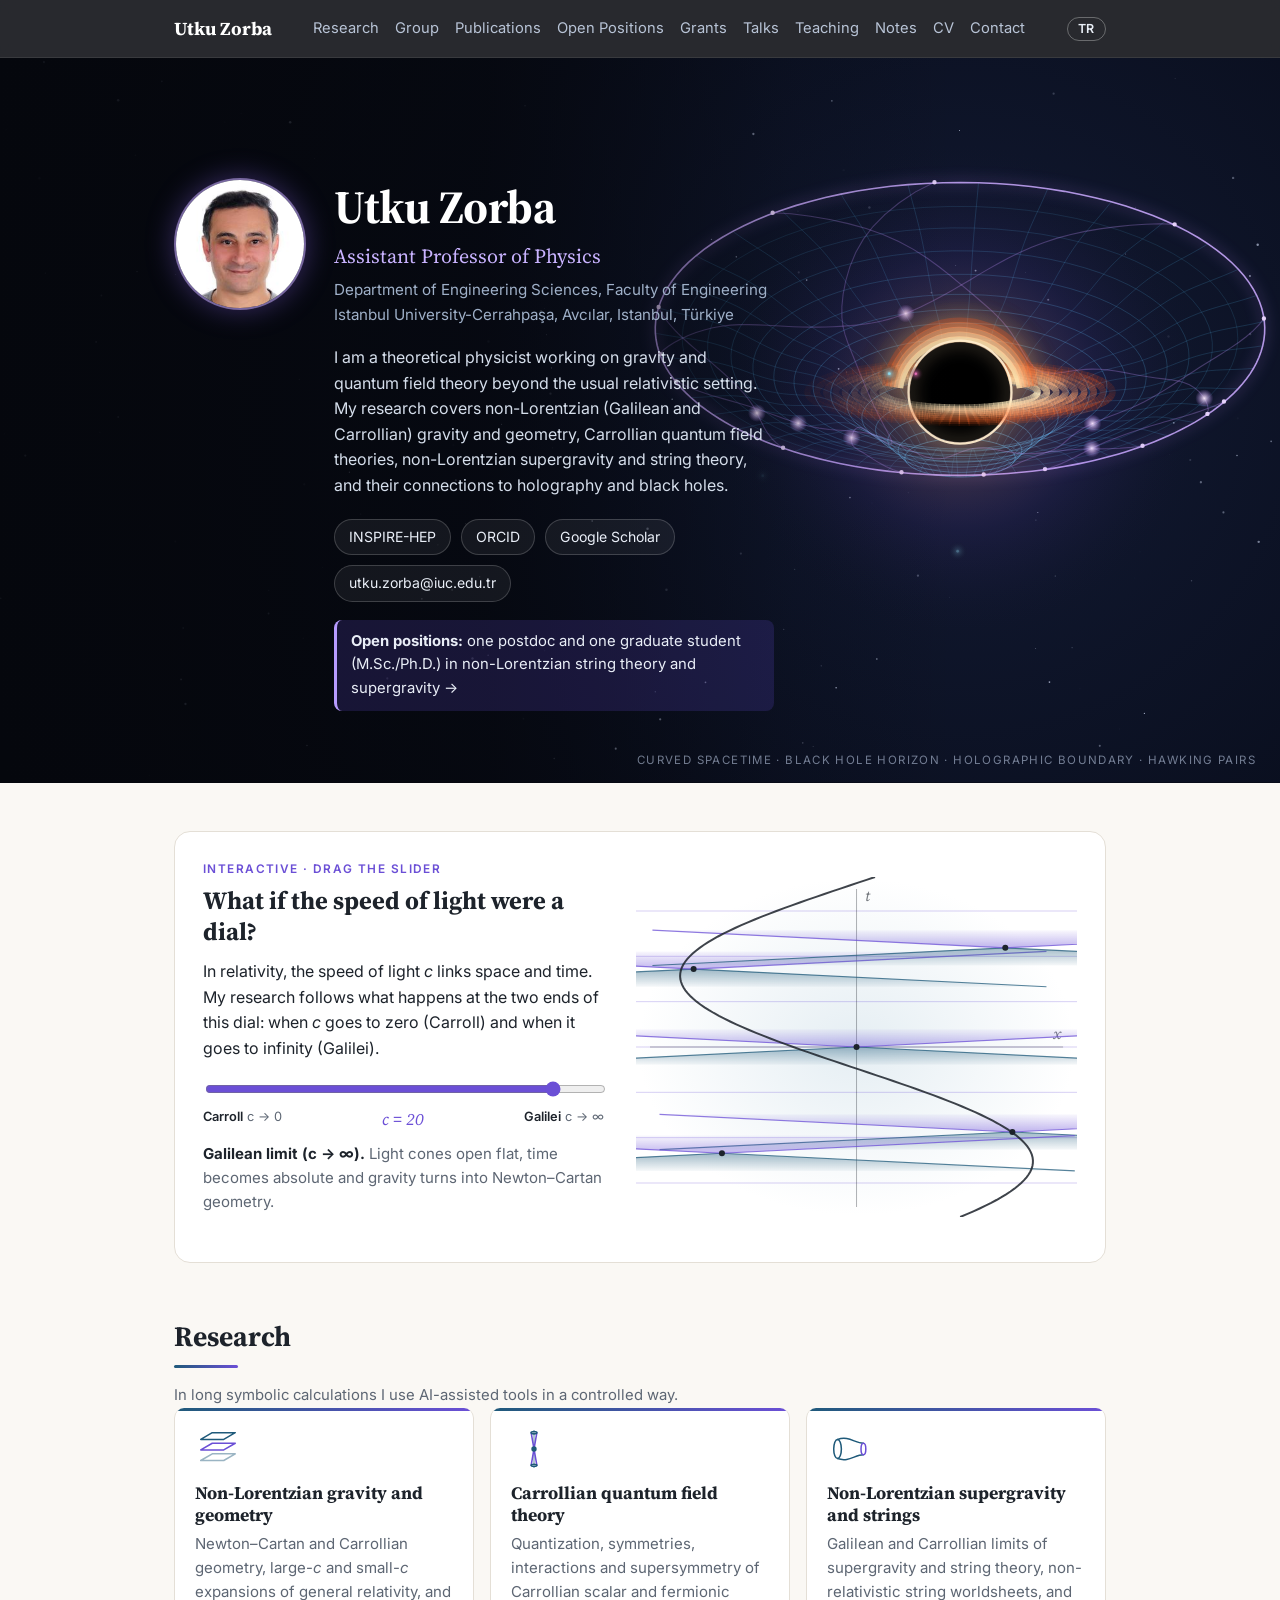
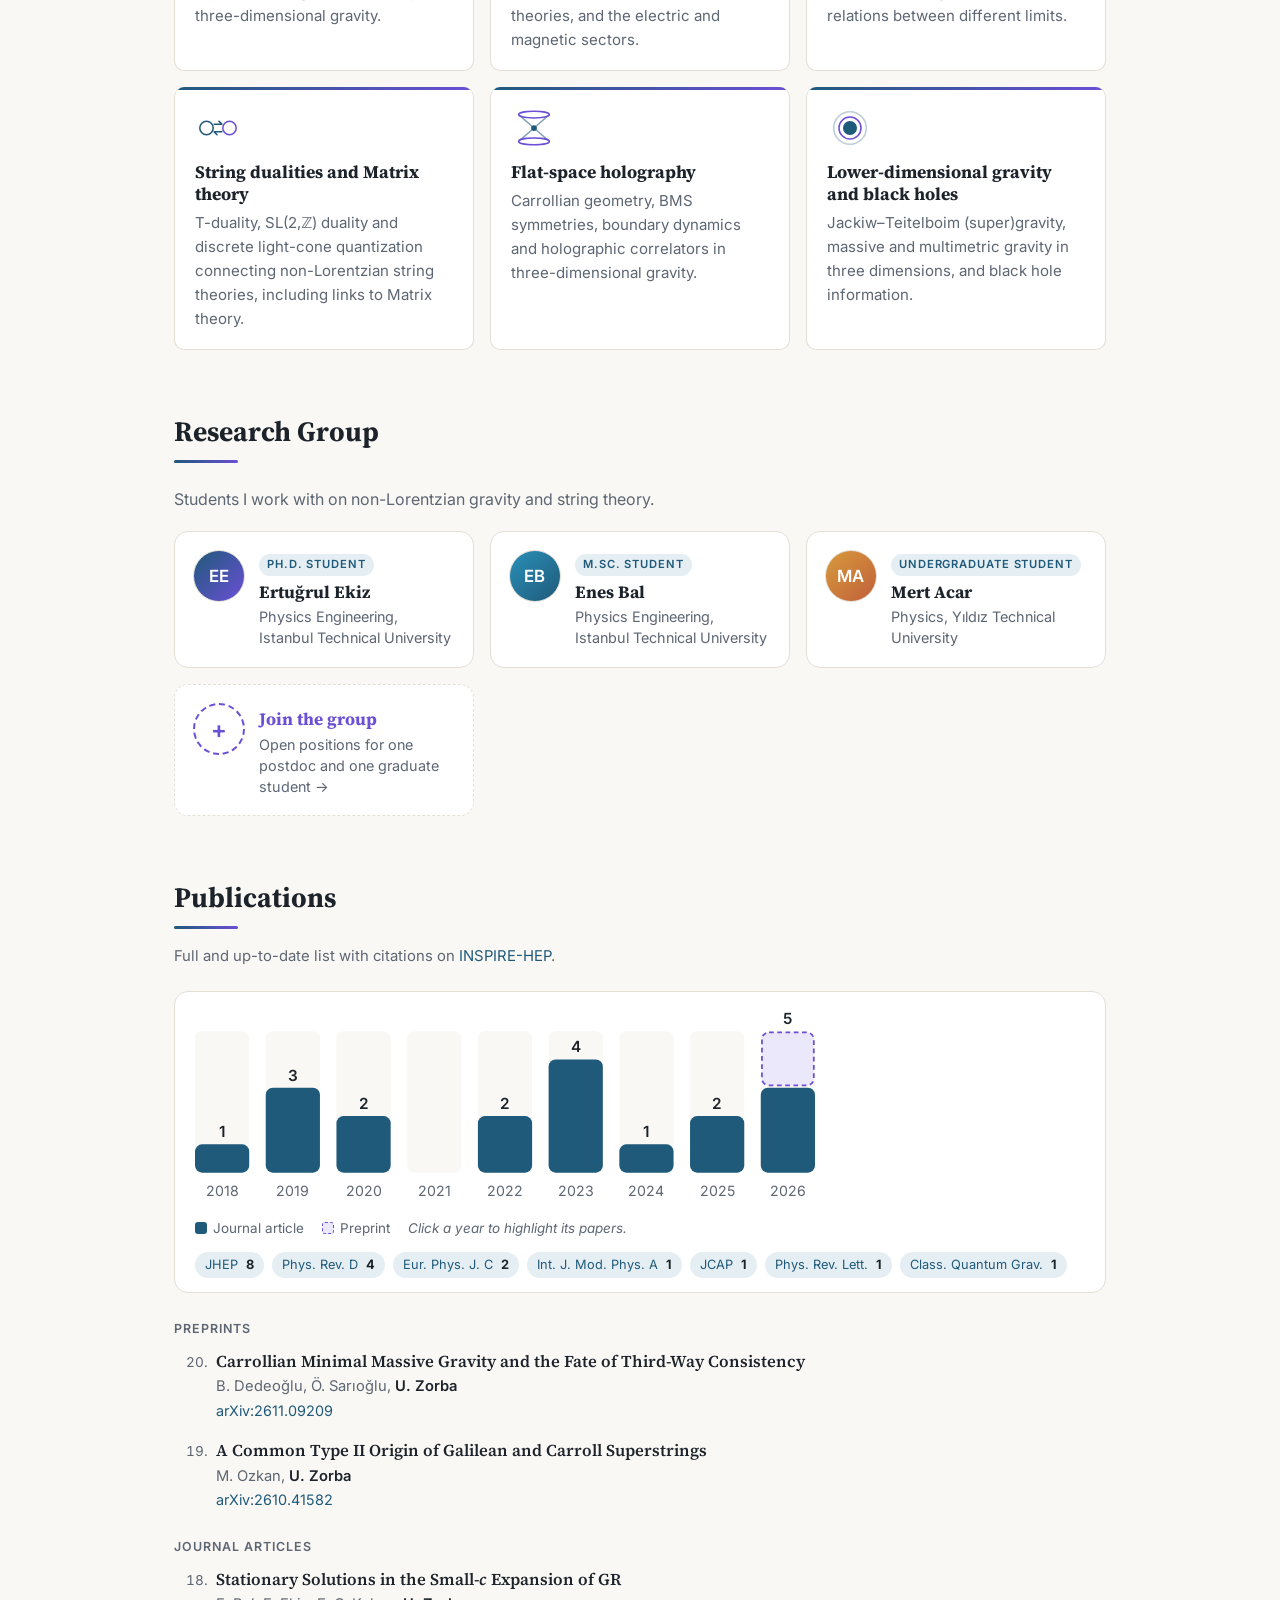
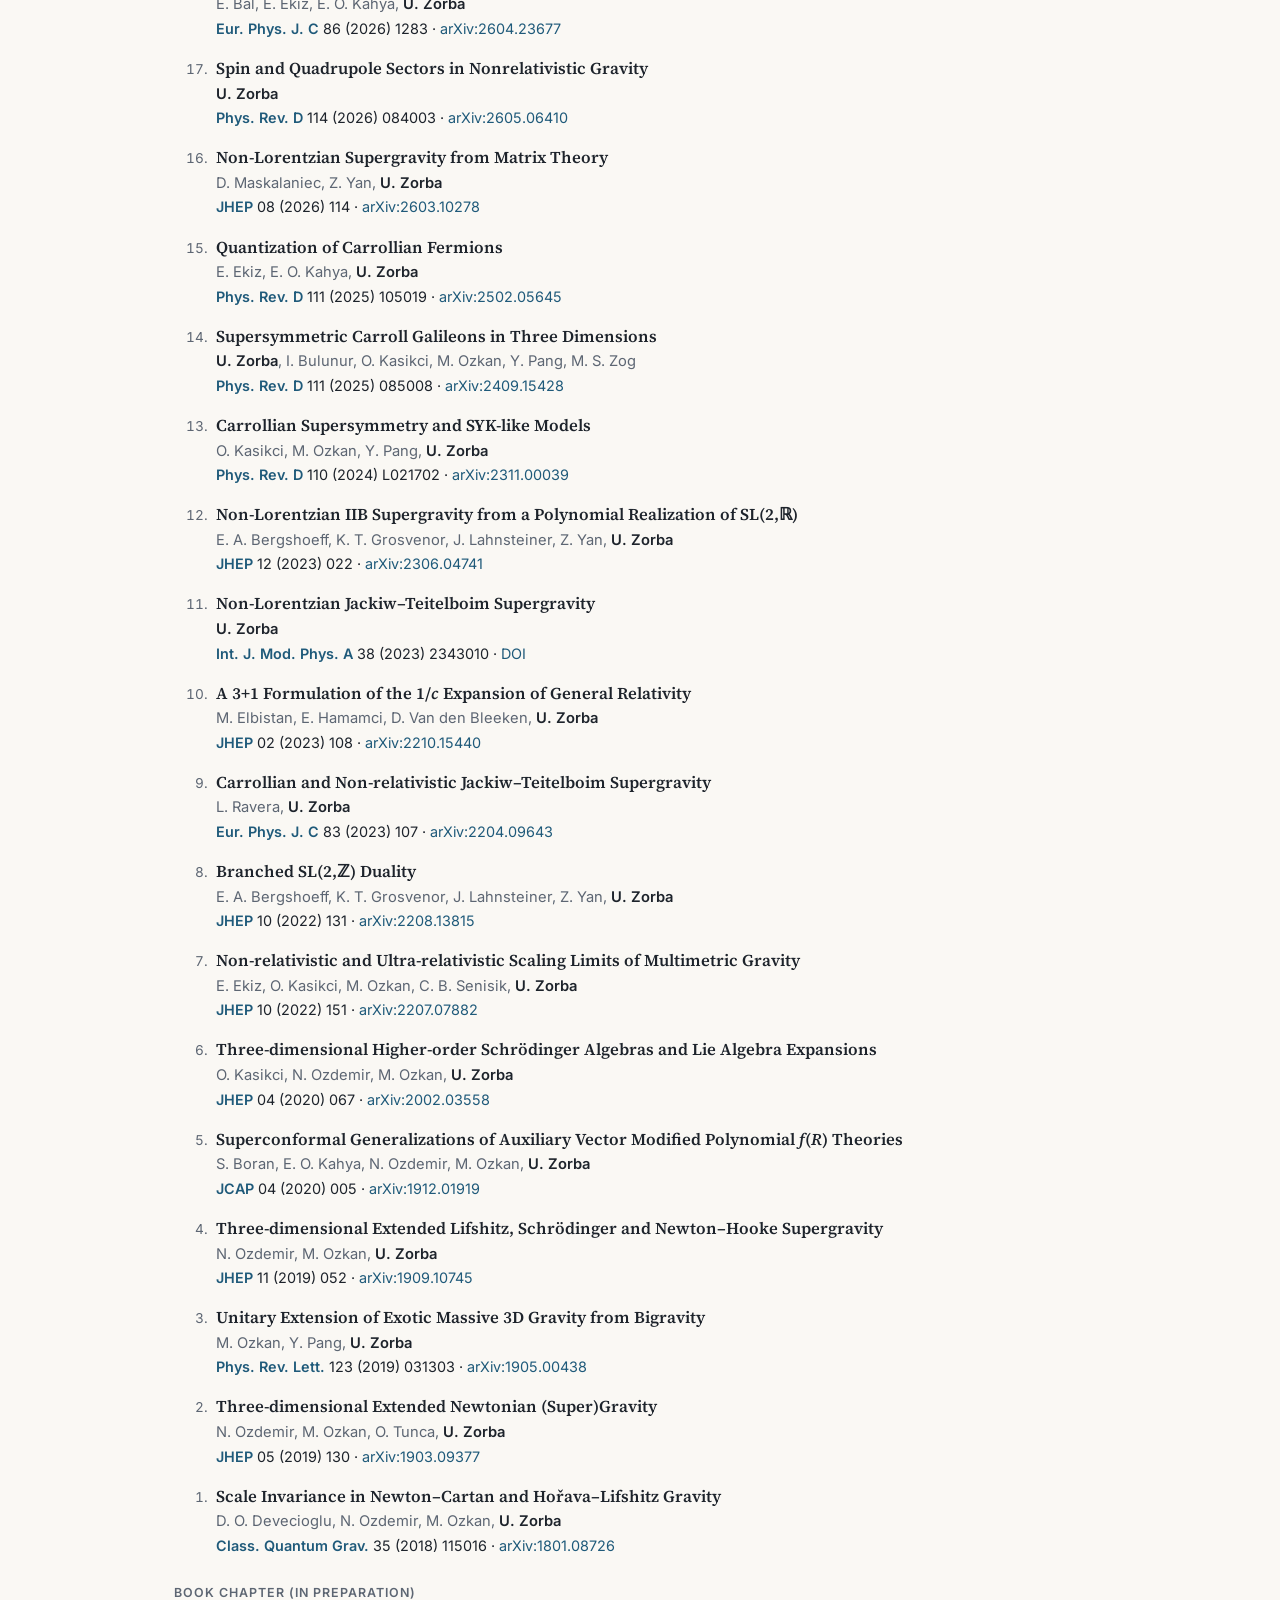
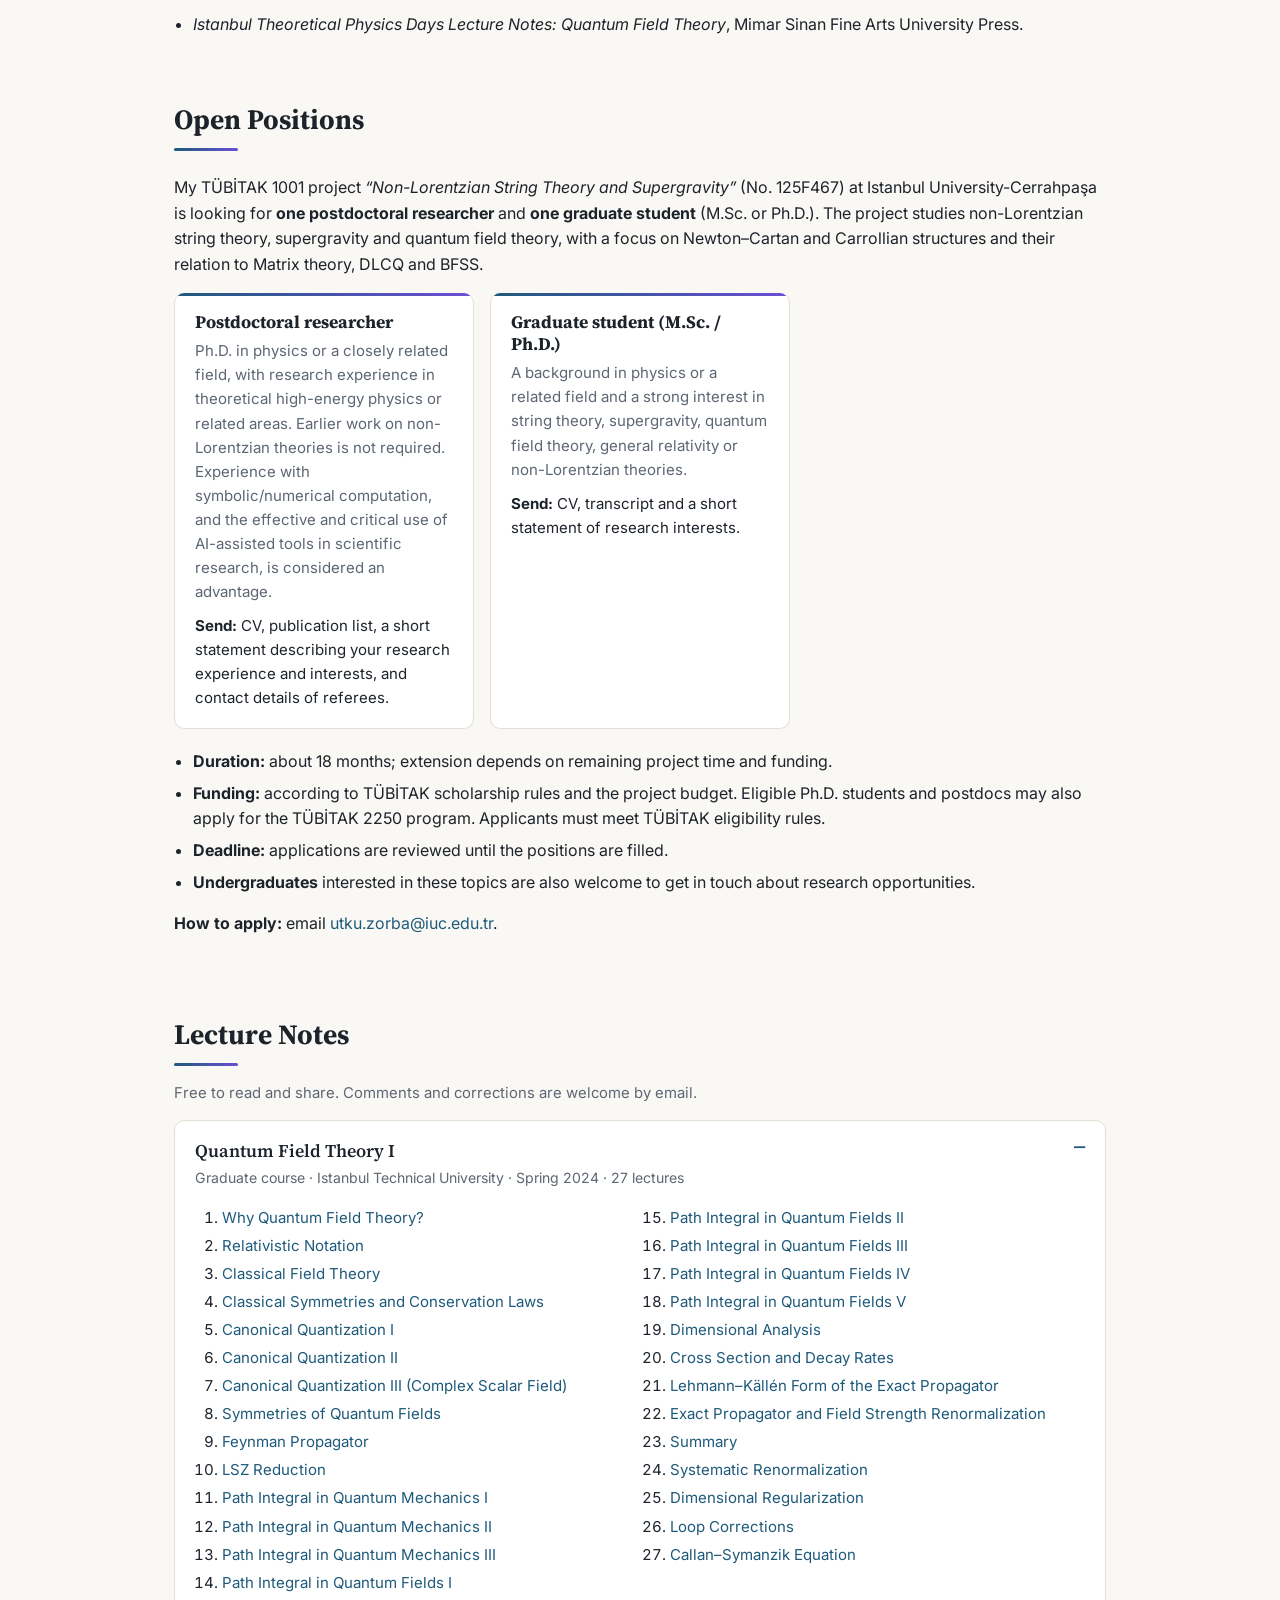
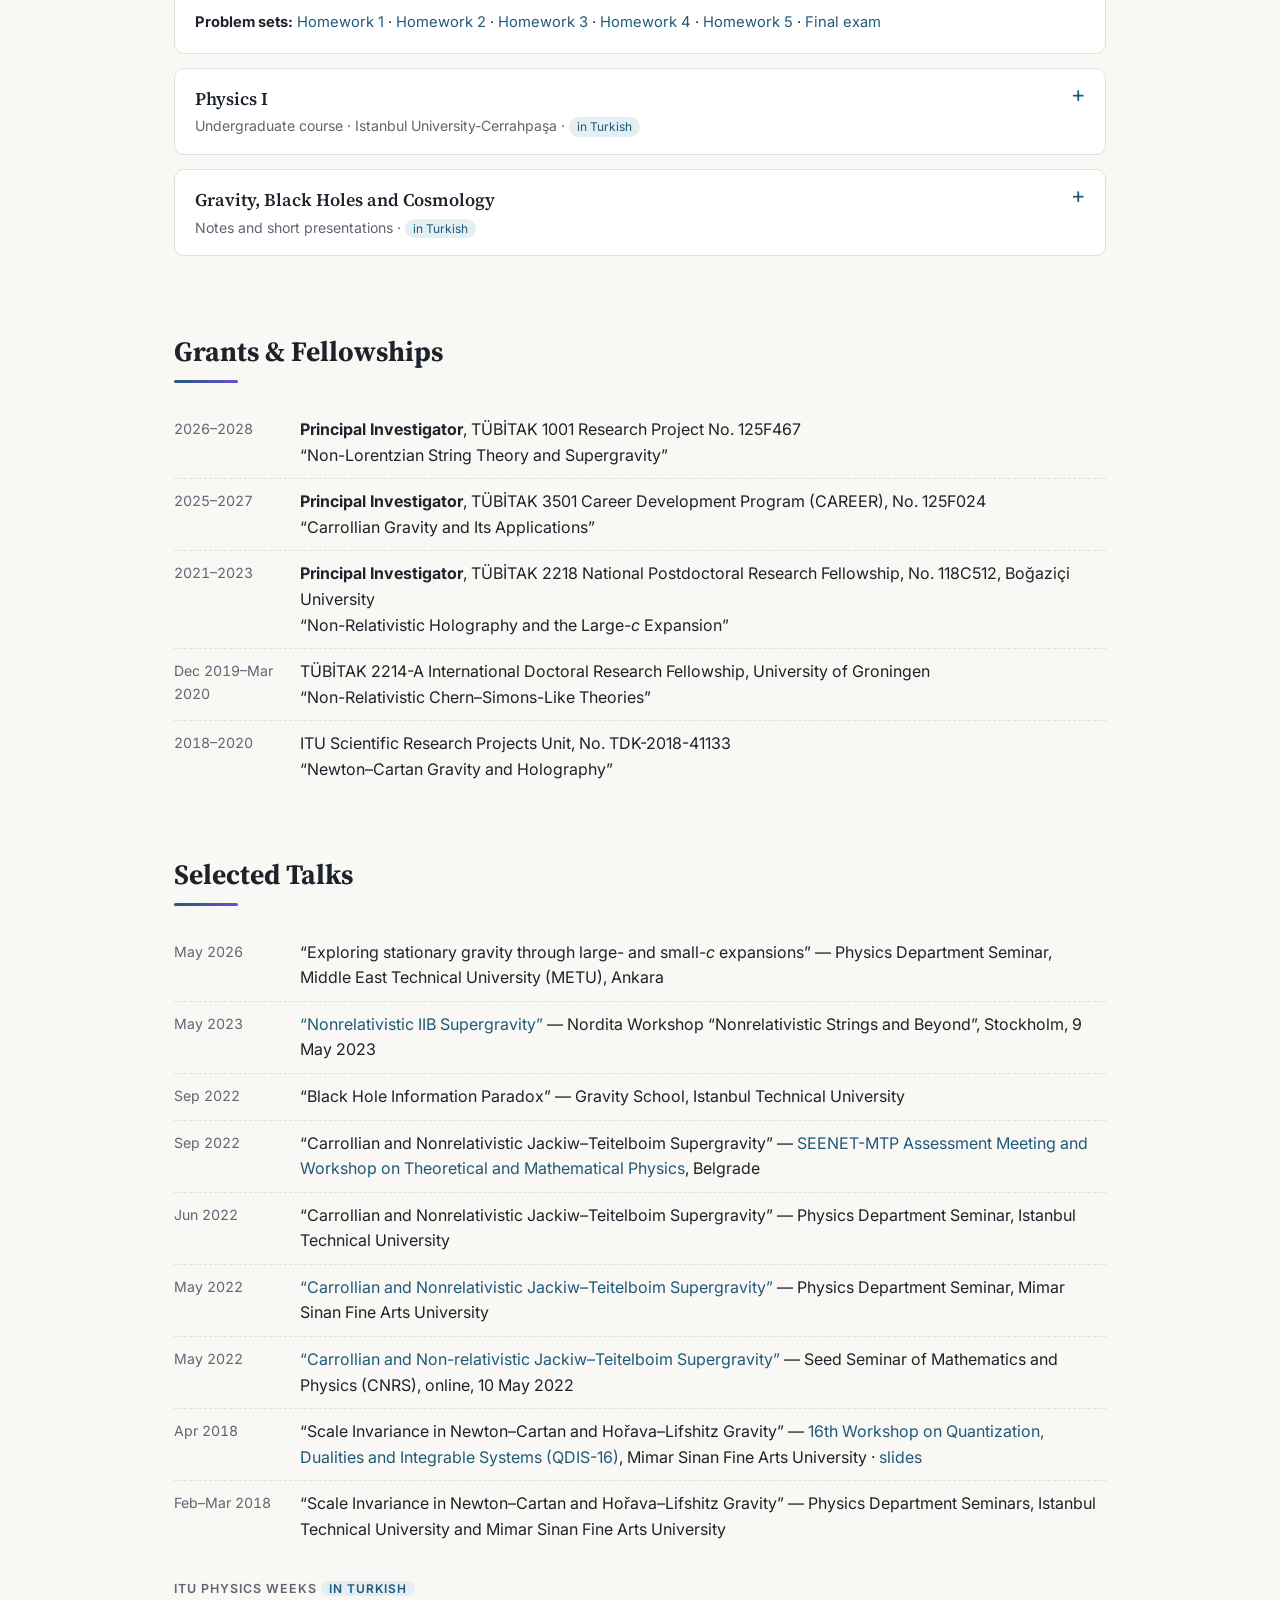
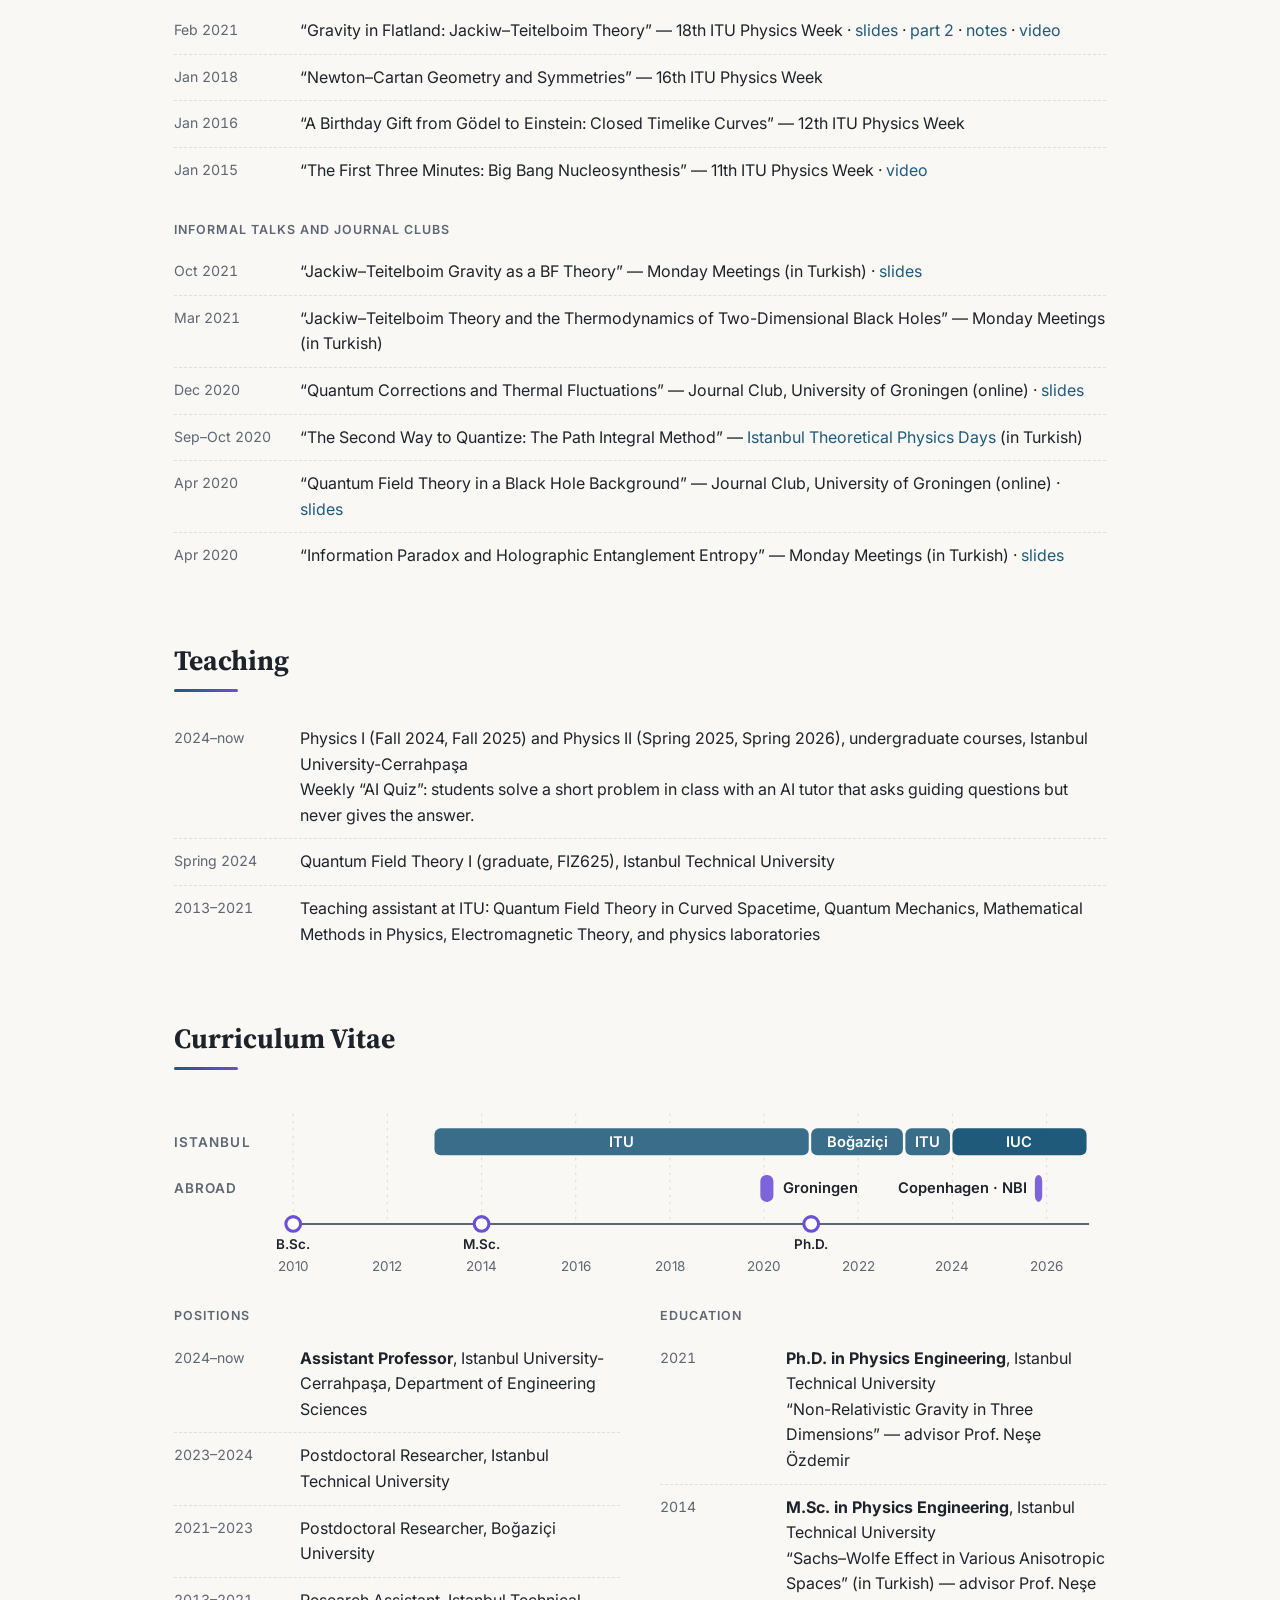
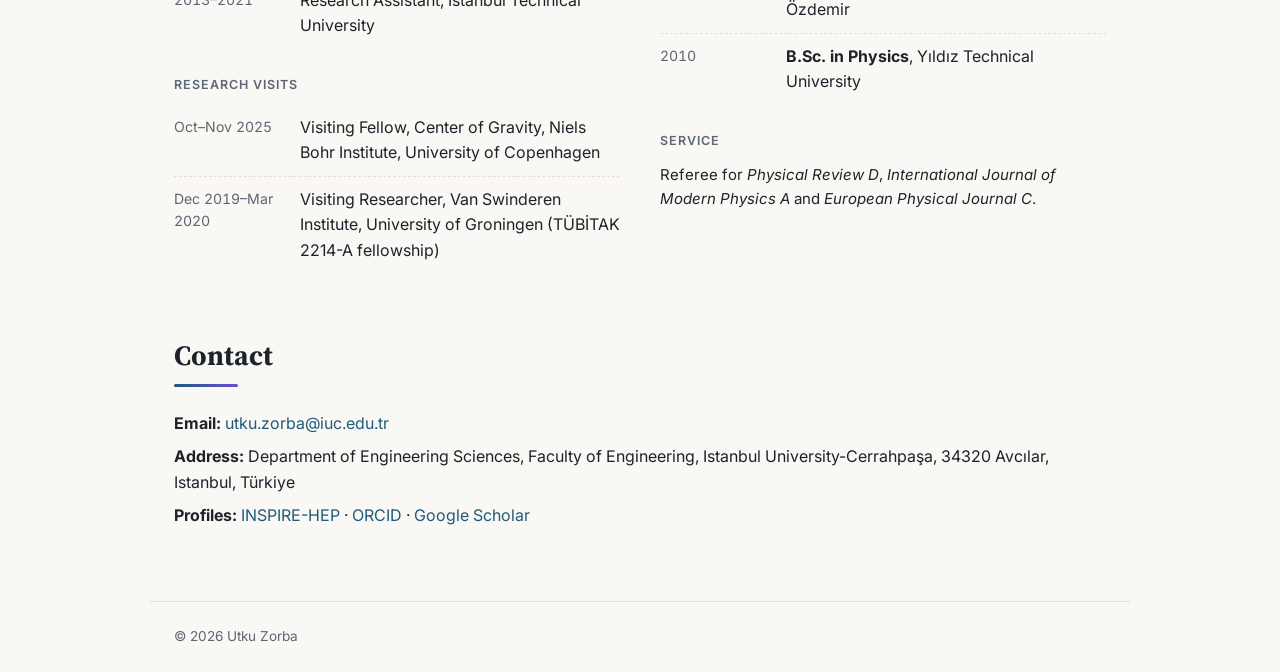
<file: index.html>
<!DOCTYPE html>
<html lang="en">
<head>
<meta charset="utf-8">
<meta name="viewport" content="width=device-width, initial-scale=1">
<title>Utku Zorba — Theoretical Physicist</title>
<meta name="description" content="Utku Zorba, Assistant Professor at Istanbul University-Cerrahpaşa. Research on non-Lorentzian gravity, Carrollian field theories, supergravity and string theory.">
<link rel="icon" href="favicon.svg" type="image/svg+xml">
<link rel="canonical" href="https://utkuzorba.github.io/">
<link rel="alternate" hreflang="en" href="https://utkuzorba.github.io/">
<link rel="alternate" hreflang="tr" href="https://utkuzorba.github.io/tr/">
<meta property="og:type" content="website">
<meta property="og:url" content="https://utkuzorba.github.io/">
<meta property="og:title" content="Utku Zorba — Theoretical Physicist">
<meta property="og:description" content="Assistant Professor at Istanbul University-Cerrahpaşa. Non-Lorentzian gravity, Carrollian field theories, supergravity and string theory.">
<meta property="og:image" content="https://utkuzorba.github.io/og-image.jpg">
<meta property="og:image:width" content="1200">
<meta property="og:image:height" content="630">
<meta property="og:image:alt" content="Utku Zorba — Theoretical Physicist, Istanbul University-Cerrahpaşa">
<meta name="twitter:card" content="summary_large_image">
<meta name="twitter:image" content="https://utkuzorba.github.io/og-image.jpg">
<link rel="preconnect" href="https://fonts.googleapis.com">
<link rel="preconnect" href="https://fonts.gstatic.com" crossorigin>
<link href="https://fonts.googleapis.com/css2?family=Source+Serif+4:opsz,wght@8..60,400;8..60,600;8..60,700&family=Inter:wght@400;500;600&display=swap" rel="stylesheet">
<link rel="stylesheet" href="style.css">
</head>
<body>

<header class="topbar">
  <nav class="nav">
    <a class="brand" href="#top">Utku Zorba</a>
    <div class="links">
      <a href="#research">Research</a>
      <a href="#publications">Publications</a>
      <a href="#positions">Open Positions</a>
      <a href="#grants">Grants</a>
      <a href="#talks">Talks</a>
      <a href="#teaching">Teaching</a>
      <a href="#notes">Notes</a>
      <a href="#cv">CV</a>
      <a href="#contact">Contact</a>
    </div>
    <a class="lang" href="tr/" hreflang="tr" lang="tr">TR</a>
  </nav>
</header>

<section class="band" id="top" aria-label="Introduction">
  <canvas id="spacetime" aria-hidden="true"></canvas>
  <div class="band-shade" aria-hidden="true"></div>
  <div class="band-inner">
      <div class="hero">
      <div class="avatar"><img src="photo.svg" alt="Utku Zorba"></div>
      <div class="hero-text">
        <h1>Utku Zorba</h1>
        <p class="role">Assistant Professor of Physics</p>
        <p class="affil">Department of Engineering Sciences, Faculty of Engineering<br>Istanbul University-Cerrahpaşa, Avcılar, Istanbul, Türkiye</p>
        <p class="bio">I am a theoretical physicist working on gravity and quantum field theory beyond the usual relativistic setting. My research covers non-Lorentzian (Galilean and Carrollian) gravity and geometry, Carrollian quantum field theories, non-Lorentzian supergravity and string theory, and their connections to holography and black holes.</p>
        <div class="chips">
          <a class="chip" href="https://inspirehep.net/authors/1671467">INSPIRE-HEP</a>
          <a class="chip" href="https://orcid.org/0000-0003-4645-5417">ORCID</a>
          <a class="chip" href="https://scholar.google.com/citations?user=wv93rEEAAAAJ&amp;hl=en">Google Scholar</a>
          <a class="chip" href="mailto:utku.zorba@iuc.edu.tr">utku.zorba@iuc.edu.tr</a>
        </div>
        <a class="banner" href="#positions"><b>Open positions:</b> one postdoc and one graduate student (M.Sc./Ph.D.) in non-Lorentzian string theory and supergravity →</a>
      </div>
      </div>

  </div>
  <p class="band-caption" aria-hidden="true">curved spacetime · black hole horizon · holographic boundary · Hawking pairs</p>
</section>

<main>


  <section id="research">
    <h2>Research</h2>
    <p class="note">In long symbolic calculations I use AI-assisted tools in a controlled way.</p>
    <div class="cards">
      <article class="card">
        <h3>Non-Lorentzian gravity and geometry</h3>
        <p>Newton–Cartan and Carrollian geometry, large-<i>c</i> and small-<i>c</i> expansions of general relativity, and three-dimensional gravity.</p>
      </article>
      <article class="card">
        <h3>Carrollian quantum field theory</h3>
        <p>Quantization, symmetries, interactions and supersymmetry of Carrollian scalar and fermionic theories, and the electric and magnetic sectors.</p>
      </article>
      <article class="card">
        <h3>Non-Lorentzian supergravity and strings</h3>
        <p>Galilean and Carrollian limits of supergravity and string theory, non-relativistic string worldsheets, and relations between different limits.</p>
      </article>
      <article class="card">
        <h3>String dualities and Matrix theory</h3>
        <p>T-duality, SL(2,ℤ) duality and discrete light-cone quantization connecting non-Lorentzian string theories, including links to Matrix theory.</p>
      </article>
      <article class="card">
        <h3>Flat-space holography</h3>
        <p>Carrollian geometry, BMS symmetries, boundary dynamics and holographic correlators in three-dimensional gravity.</p>
      </article>
      <article class="card">
        <h3>Lower-dimensional gravity and black holes</h3>
        <p>Jackiw–Teitelboim (super)gravity, massive and multimetric gravity in three dimensions, and black hole information.</p>
      </article>
    </div>
  </section>

  <section id="publications">
    <h2>Publications</h2>
    <p class="note">Full and up-to-date list with citations on <a href="https://inspirehep.net/authors/1671467">INSPIRE-HEP</a>.</p>

    <h3 class="sub">Preprints</h3>
    <ol class="pubs" reversed start="20">
      <li><span class="t">Carrollian Minimal Massive Gravity and the Fate of Third-Way Consistency</span>
        <span class="a">B. Dedeoğlu, Ö. Sarıoğlu, <b>U. Zorba</b></span>
        <span class="j"><a href="https://arxiv.org/abs/2611.09209">arXiv:2611.09209</a></span></li>
      <li><span class="t">A Common Type II Origin of Galilean and Carroll Superstrings</span>
        <span class="a">M. Ozkan, <b>U. Zorba</b></span>
        <span class="j"><a href="https://arxiv.org/abs/2610.41582">arXiv:2610.41582</a></span></li>
    </ol>

    <h3 class="sub">Journal articles</h3>
    <ol class="pubs" reversed start="18">
      <li><span class="t">Stationary Solutions in the Small-<i>c</i> Expansion of GR</span>
        <span class="a">E. Bal, E. Ekiz, E. O. Kahya, <b>U. Zorba</b></span>
        <span class="j"><i>Eur. Phys. J. C</i> 86 (2026) 1283 · <a href="https://arxiv.org/abs/2604.23677">arXiv:2604.23677</a></span></li>
      <li><span class="t">Spin and Quadrupole Sectors in Nonrelativistic Gravity</span>
        <span class="a"><b>U. Zorba</b></span>
        <span class="j"><i>Phys. Rev. D</i> 114 (2026) 084003 · <a href="https://arxiv.org/abs/2605.06410">arXiv:2605.06410</a></span></li>
      <li><span class="t">Non-Lorentzian Supergravity from Matrix Theory</span>
        <span class="a">D. Maskalaniec, Z. Yan, <b>U. Zorba</b></span>
        <span class="j"><i>JHEP</i> 08 (2026) 114 · <a href="https://arxiv.org/abs/2603.10278">arXiv:2603.10278</a></span></li>
      <li><span class="t">Quantization of Carrollian Fermions</span>
        <span class="a">E. Ekiz, E. O. Kahya, <b>U. Zorba</b></span>
        <span class="j"><i>Phys. Rev. D</i> 111 (2025) 105019 · <a href="https://arxiv.org/abs/2502.05645">arXiv:2502.05645</a></span></li>
      <li><span class="t">Supersymmetric Carroll Galileons in Three Dimensions</span>
        <span class="a"><b>U. Zorba</b>, I. Bulunur, O. Kasikci, M. Ozkan, Y. Pang, M. S. Zog</span>
        <span class="j"><i>Phys. Rev. D</i> 111 (2025) 085008 · <a href="https://arxiv.org/abs/2409.15428">arXiv:2409.15428</a></span></li>
      <li><span class="t">Carrollian Supersymmetry and SYK-like Models</span>
        <span class="a">O. Kasikci, M. Ozkan, Y. Pang, <b>U. Zorba</b></span>
        <span class="j"><i>Phys. Rev. D</i> 110 (2024) L021702 · <a href="https://arxiv.org/abs/2311.00039">arXiv:2311.00039</a></span></li>
      <li><span class="t">Non-Lorentzian IIB Supergravity from a Polynomial Realization of SL(2,ℝ)</span>
        <span class="a">E. A. Bergshoeff, K. T. Grosvenor, J. Lahnsteiner, Z. Yan, <b>U. Zorba</b></span>
        <span class="j"><i>JHEP</i> 12 (2023) 022 · <a href="https://arxiv.org/abs/2306.04741">arXiv:2306.04741</a></span></li>
      <li><span class="t">Non-Lorentzian Jackiw–Teitelboim Supergravity</span>
        <span class="a"><b>U. Zorba</b></span>
        <span class="j"><i>Int. J. Mod. Phys. A</i> 38 (2023) 2343010 · <a href="https://doi.org/10.1142/S0217751X23430108">DOI</a></span></li>
      <li><span class="t">A 3+1 Formulation of the 1/<i>c</i> Expansion of General Relativity</span>
        <span class="a">M. Elbistan, E. Hamamci, D. Van den Bleeken, <b>U. Zorba</b></span>
        <span class="j"><i>JHEP</i> 02 (2023) 108 · <a href="https://arxiv.org/abs/2210.15440">arXiv:2210.15440</a></span></li>
      <li><span class="t">Carrollian and Non-relativistic Jackiw–Teitelboim Supergravity</span>
        <span class="a">L. Ravera, <b>U. Zorba</b></span>
        <span class="j"><i>Eur. Phys. J. C</i> 83 (2023) 107 · <a href="https://arxiv.org/abs/2204.09643">arXiv:2204.09643</a></span></li>
      <li><span class="t">Branched SL(2,ℤ) Duality</span>
        <span class="a">E. A. Bergshoeff, K. T. Grosvenor, J. Lahnsteiner, Z. Yan, <b>U. Zorba</b></span>
        <span class="j"><i>JHEP</i> 10 (2022) 131 · <a href="https://arxiv.org/abs/2208.13815">arXiv:2208.13815</a></span></li>
      <li><span class="t">Non-relativistic and Ultra-relativistic Scaling Limits of Multimetric Gravity</span>
        <span class="a">E. Ekiz, O. Kasikci, M. Ozkan, C. B. Senisik, <b>U. Zorba</b></span>
        <span class="j"><i>JHEP</i> 10 (2022) 151 · <a href="https://arxiv.org/abs/2207.07882">arXiv:2207.07882</a></span></li>
      <li><span class="t">Three-dimensional Higher-order Schrödinger Algebras and Lie Algebra Expansions</span>
        <span class="a">O. Kasikci, N. Ozdemir, M. Ozkan, <b>U. Zorba</b></span>
        <span class="j"><i>JHEP</i> 04 (2020) 067 · <a href="https://arxiv.org/abs/2002.03558">arXiv:2002.03558</a></span></li>
      <li><span class="t">Superconformal Generalizations of Auxiliary Vector Modified Polynomial <i>f</i>(<i>R</i>) Theories</span>
        <span class="a">S. Boran, E. O. Kahya, N. Ozdemir, M. Ozkan, <b>U. Zorba</b></span>
        <span class="j"><i>JCAP</i> 04 (2020) 005 · <a href="https://arxiv.org/abs/1912.01919">arXiv:1912.01919</a></span></li>
      <li><span class="t">Three-dimensional Extended Lifshitz, Schrödinger and Newton–Hooke Supergravity</span>
        <span class="a">N. Ozdemir, M. Ozkan, <b>U. Zorba</b></span>
        <span class="j"><i>JHEP</i> 11 (2019) 052 · <a href="https://arxiv.org/abs/1909.10745">arXiv:1909.10745</a></span></li>
      <li><span class="t">Unitary Extension of Exotic Massive 3D Gravity from Bigravity</span>
        <span class="a">M. Ozkan, Y. Pang, <b>U. Zorba</b></span>
        <span class="j"><i>Phys. Rev. Lett.</i> 123 (2019) 031303 · <a href="https://arxiv.org/abs/1905.00438">arXiv:1905.00438</a></span></li>
      <li><span class="t">Three-dimensional Extended Newtonian (Super)Gravity</span>
        <span class="a">N. Ozdemir, M. Ozkan, O. Tunca, <b>U. Zorba</b></span>
        <span class="j"><i>JHEP</i> 05 (2019) 130 · <a href="https://arxiv.org/abs/1903.09377">arXiv:1903.09377</a></span></li>
      <li><span class="t">Scale Invariance in Newton–Cartan and Hořava–Lifshitz Gravity</span>
        <span class="a">D. O. Devecioglu, N. Ozdemir, M. Ozkan, <b>U. Zorba</b></span>
        <span class="j"><i>Class. Quantum Grav.</i> 35 (2018) 115016 · <a href="https://arxiv.org/abs/1801.08726">arXiv:1801.08726</a></span></li>
    </ol>

    <h3 class="sub">Book chapter (in preparation)</h3>
    <ul class="plain">
      <li><i>Istanbul Theoretical Physics Days Lecture Notes: Quantum Field Theory</i>, Mimar Sinan Fine Arts University Press.</li>
    </ul>
  </section>

  <section id="positions">
    <h2>Open Positions</h2>
    <p>My TÜBİTAK 1001 project <i>“Non-Lorentzian String Theory and Supergravity”</i> (No. 125F467) at Istanbul University-Cerrahpaşa is looking for <b>one postdoctoral researcher</b> and <b>one graduate student</b> (M.Sc. or Ph.D.). The project studies non-Lorentzian string theory, supergravity and quantum field theory, with a focus on Newton–Cartan and Carrollian structures and their relation to Matrix theory, DLCQ and BFSS.</p>
    <div class="cards">
      <article class="card">
        <h3>Postdoctoral researcher</h3>
        <p>Ph.D. in physics or a closely related field, with research experience in theoretical high-energy physics or related areas. Earlier work on non-Lorentzian theories is not required. Experience with symbolic/numerical computation, and the effective and critical use of AI-assisted tools in scientific research, is considered an advantage.</p>
        <p class="apply"><b>Send:</b> CV, publication list, a short statement describing your research experience and interests, and contact details of referees.</p>
      </article>
      <article class="card">
        <h3>Graduate student (M.Sc. / Ph.D.)</h3>
        <p>A background in physics or a related field and a strong interest in string theory, supergravity, quantum field theory, general relativity or non-Lorentzian theories.</p>
        <p class="apply"><b>Send:</b> CV, transcript and a short statement of research interests.</p>
      </article>
    </div>
    <ul class="facts">
      <li><b>Duration:</b> about 18 months; extension depends on remaining project time and funding.</li>
      <li><b>Funding:</b> according to TÜBİTAK scholarship rules and the project budget. Eligible Ph.D. students and postdocs may also apply for the TÜBİTAK 2250 program. Applicants must meet TÜBİTAK eligibility rules.</li>
      <li><b>Deadline:</b> applications are reviewed until the positions are filled.</li>
      <li><b>Undergraduates</b> interested in these topics are also welcome to get in touch about research opportunities.</li>
    </ul>
    <p><b>How to apply:</b> email <a href="mailto:utku.zorba@iuc.edu.tr?subject=Application%20-%20TUBITAK%20125F467">utku.zorba@iuc.edu.tr</a>.</p>
  </section>

  <section id="notes">
    <h2>Lecture Notes</h2>
    <p class="note">Free to read and share. Comments and corrections are welcome by email.</p>

    <details class="course" open>
      <summary><span class="ct">Quantum Field Theory I</span><span class="cm">Graduate course · Istanbul Technical University · Spring 2024 · 27 lectures</span></summary>
      <ol class="notelist">
        <li><a href="https://drive.google.com/file/d/1yiSqs8T3fh4qnoQXm5lEy5N4vJVqnRmR/view?usp=sharing">Why Quantum Field Theory?</a></li>
        <li><a href="https://drive.google.com/file/d/1IG8ORPmumlz3rmutbiS0ueU8CgVlTwyY/view?usp=sharing">Relativistic Notation</a></li>
        <li><a href="https://drive.google.com/file/d/1SkjADrs72jSlNNI8-C_v5PeDcbaes2tb/view?usp=sharing">Classical Field Theory</a></li>
        <li><a href="https://drive.google.com/file/d/1FxqiyebXo1y7ZZwlKAgLLO0uXJCCQfxa/view?usp=sharing">Classical Symmetries and Conservation Laws</a></li>
        <li><a href="https://drive.google.com/file/d/19dCdHg0QR7WJ7Q8ALLUkgQFdqVJiZgRW/view?usp=sharing">Canonical Quantization I</a></li>
        <li><a href="https://drive.google.com/file/d/1AuEUBVBe3NGi4tQFv9qBoVd_IMYrlQwC/view?usp=sharing">Canonical Quantization II</a></li>
        <li><a href="https://drive.google.com/file/d/1MAn9ESaiutD3i5Y3zMm5Q7D-yXNRHSDk/view?usp=sharing">Canonical Quantization III (Complex Scalar Field)</a></li>
        <li><a href="https://drive.google.com/file/d/1wnjajYZsk-oHk9Qctm616vYBXq9ATYbZ/view?usp=sharing">Symmetries of Quantum Fields</a></li>
        <li><a href="https://drive.google.com/file/d/1Ie9mhp4e7Skjv0O49fF4CT0y1N9kkN3H/view?usp=sharing">Feynman Propagator</a></li>
        <li><a href="https://drive.google.com/file/d/1QQdPHA1X8HPiHtPnw7WndLGJSsXw_A_g/view?usp=sharing">LSZ Reduction</a></li>
        <li><a href="https://drive.google.com/file/d/1DPQCUXvMQ2wYhnewhGY2T5Vuaq75QdPy/view?usp=sharing">Path Integral in Quantum Mechanics I</a></li>
        <li><a href="https://drive.google.com/file/d/1h9HCDAL2jHQ_XPFqABcyPskIdrI7pBoM/view?usp=sharing">Path Integral in Quantum Mechanics II</a></li>
        <li><a href="https://drive.google.com/file/d/13jZo1vFllrKNcM9gGW15pHryWxWqpuJv/view?usp=sharing">Path Integral in Quantum Mechanics III</a></li>
        <li><a href="https://drive.google.com/file/d/1gM3aTMBU79a3oPPo-iwY_QbM7MWv-ips/view?usp=sharing">Path Integral in Quantum Fields I</a></li>
        <li><a href="https://drive.google.com/file/d/1krZJUdW_RrdLRzCsvDob8w-GnG2r0Inf/view?usp=sharing">Path Integral in Quantum Fields II</a></li>
        <li><a href="https://drive.google.com/file/d/1IeZ0zzVij6sHsKlGXW3iAdiQ4ggl6f27/view?usp=sharing">Path Integral in Quantum Fields III</a></li>
        <li><a href="https://drive.google.com/file/d/1Owmx7Acrs0H1QinVAENj9RSimk47cG3A/view?usp=sharing">Path Integral in Quantum Fields IV</a></li>
        <li><a href="https://drive.google.com/file/d/1azZxm3-Bcows-d3i0q2HaNDgCH3-ksza/view?usp=sharing">Path Integral in Quantum Fields V</a></li>
        <li><a href="https://drive.google.com/file/d/1zy6kwQk7exsC8FfhQrWwX2Wv3FfNNQsF/view?usp=sharing">Dimensional Analysis</a></li>
        <li><a href="https://drive.google.com/file/d/1Lo0eR6lz7NkePbwu90fVL8nFR-AqWk4Y/view?usp=sharing">Cross Section and Decay Rates</a></li>
        <li><a href="https://drive.google.com/file/d/1nIjNKwwDSxEUJoq2Kt20GKkvJlrgpwMj/view?usp=sharing">Lehmann–Källén Form of the Exact Propagator</a></li>
        <li><a href="https://drive.google.com/file/d/1W91fwt6QYplk6u5XckaLKCTSkCcLPUOQ/view?usp=sharing">Exact Propagator and Field Strength Renormalization</a></li>
        <li><a href="https://drive.google.com/file/d/1Quen3LTuhvWfSzoZW-wK1X9yULZ5OIsq/view?usp=sharing">Summary</a></li>
        <li><a href="https://drive.google.com/file/d/16vt1f1YeeIPSuBScaM98zzm5Abb5zQWZ/view?usp=sharing">Systematic Renormalization</a></li>
        <li><a href="https://drive.google.com/file/d/1DpiNbY9R9LbcB7FW0hRNvkZbIZHiWQgP/view?usp=sharing">Dimensional Regularization</a></li>
        <li><a href="https://drive.google.com/file/d/1edu3UQuLJLs7vNMykaLCl6vYvTNRtQ95/view?usp=sharing">Loop Corrections</a></li>
        <li><a href="https://drive.google.com/file/d/1CBqFGCth255hhlFmroUyqJGwXr5xRM8Y/view?usp=sharing">Callan–Symanzik Equation</a></li>
      </ol>
      <p class="hw"><b>Problem sets:</b> <a href="https://drive.google.com/file/d/1axdac0fJTR1dPRSkUlOOW-VJlrsRUbCD/view?usp=sharing">Homework 1</a> · <a href="https://drive.google.com/file/d/1VQCuLfMSIX9omg2_mwFKX4CXciR5R4QZ/view?usp=sharing">Homework 2</a> · <a href="https://drive.google.com/file/d/1b9SffTGer97pMHvs4Hx9pAkcw3hTk6u2/view?usp=sharing">Homework 3</a> · <a href="https://drive.google.com/file/d/1OCMQUKPHHNh3L88uyeBLcFLaUZfTQA1Q/view?usp=sharing">Homework 4</a> · <a href="https://drive.google.com/file/d/13FPatI1bON_yBF7M8pVDs0htHjm_ukjK/view?usp=sharing">Homework 5</a> · <a href="https://drive.google.com/file/d/11VacNlblCTUbq-R_JAdODUEjo4qRV-91/view?usp=sharing">Final exam</a></p>
    </details>
    <details class="course">
      <summary><span class="ct">Physics I</span><span class="cm">Undergraduate course · Istanbul University-Cerrahpaşa · <span class="tag">in Turkish</span></span></summary>
      <p class="hw"><a href="https://drive.google.com/file/d/1NrTIEtnL6W-pAZenk8ZIT7hHQrIuskRV/view?usp=sharing">Lecture 1</a> · <a href="https://drive.google.com/file/d/1732t2oKmWef9qmLuSMAlQ6lxJPQqyuUj/view?usp=sharing">Lecture 2</a> · <a href="https://drive.google.com/file/d/1R4B2L_JGSj7ya7BivmVloKr-MyeFs596/view?usp=sharing">Lecture 3</a> · <a href="https://drive.google.com/file/d/1Ba0Rv0r6W6W-kdAxSIDbuEyC-YVE4Lew/view?usp=sharing">Lecture 4</a> · <a href="https://drive.google.com/file/d/1i5XIFDBAtctxvqKlnqoPzGxIoy1JJRbM/view?usp=sharing">Lecture 5</a> · <a href="https://drive.google.com/file/d/1RiZ2einaFW0khsd6_tGrUmgvzl_EANBE/view?usp=sharing">Lecture 6</a> · <a href="https://drive.google.com/file/d/1WO3JV_Epa-E3qvayGTj2FNachiTznQV_/view?usp=sharing">Lecture 7</a> · <a href="https://drive.google.com/file/d/1X617alQzhjDzUQeinBvuyxqDHjZ4frac/view?usp=sharing">Lecture 8</a> · <a href="https://drive.google.com/file/d/1Nx_H_dI9n41uA_phAT_-UuSUSvJvHY7G/view?usp=sharing">Lecture 9</a></p>
    </details>
    <details class="course">
      <summary><span class="ct">Gravity, Black Holes and Cosmology</span><span class="cm">Notes and short presentations · <span class="tag">in Turkish</span></span></summary>
      <ul class="notelist rich">
        <li><a href="https://drive.google.com/file/d/1mqPrfByS0S1wtcX9-_LUtpLpLHxQ_5FW/view?usp=sharing">Black Hole Information Paradox: Hawking Radiation and the Page Curve</a><span>Horizons, Penrose diagrams, black hole thermodynamics, Hawking radiation, the Page curve and holographic entanglement entropy.</span></li>
        <li><a href="https://drive.google.com/file/d/1TSP_Bs2n2fWwRhZmZAl6ZXuI9ntzk4Md/view?usp=sharing">Scalar–Tensor Theories</a><span>Field equations from the action for <i>f</i>(<i>R</i>), Starobinsky, Gauss–Bonnet and Brans–Dicke theories with scalar and Maxwell matter.</span></li>
        <li><a href="https://drive.google.com/file/d/11Qq_4K54JdCpQEtfTRd2Ao2zUfFwvjU6/view?usp=sharing">Jackiw–Teitelboim Gravity: Gravity in Two Dimensions</a><span>Study note based on a short lecture at the 18th ITU Physics Week.</span></li>
        <li><a href="https://drive.google.com/file/d/1ZPzVWT6dmmDHruBBPAkbZUHLstS-LS3E/view?usp=sharing">Path Integral Method in Quantum Field Theory</a><span>From quantum mechanics and the harmonic oscillator to Klein–Gordon and Dirac fields; Feynman diagrams for φ<sup>4</sup> and Yukawa theories.</span></li>
        <li><a href="https://drive.google.com/file/d/1YvqmIooOJk5IUTU22gFhji6zo9dbY0yQ/view?usp=sharing">Standard Cosmology and Cosmological Perturbation Theory</a><span>A short summary written during my master’s studies.</span></li>
        <li><a href="https://drive.google.com/file/d/1h8h0kT-pFr7MSsT9oDb_tfX81l2el9dC/view?usp=sharing">Conformal Transformations</a><span>Full derivations of how the Riemann, Ricci and Weyl tensors change under a conformal rescaling of the metric.</span></li>
        <li><a href="https://drive.google.com/file/d/19zYsheujqynXu7LfXRsRXnYhPzcQtduE/view?usp=sharing">Gödel Spacetime and Closed Timelike Curves</a><span>Light cones, the Gödel metric, the Tipler cylinder, traversable wormholes and related paradoxes.</span></li>
        <li><a href="https://drive.google.com/file/d/1nKyTdbotSSz5lmwaNwO8Thh6H4W0IIGb/view?usp=sharing">Black Holes – 1</a><span>Notes on Kerr black holes, based on my undergraduate thesis.</span></li>
        <li><a href="https://drive.google.com/file/d/1x67Gp7TEbvxYim6dguV_-_mYnTVvdAeA/view?usp=sharing">Black Holes – 0</a><span>Handwritten introductory notes: four-vectors, relativistic kinematics and dynamics, gravitational redshift.</span></li>
        <li><a href="https://drive.google.com/file/d/1VbOTtR1o5QVRYzw8JeddcYnEOOCFArh_/view?usp=sharing">Information Paradox and Holographic Entanglement Entropy</a><span>Short presentation.</span></li>
        <li><a href="https://drive.google.com/file/d/11wxuC0S6zM-qQlfp7dkjEoCwj6zu6swR/view?usp=sharing">Penrose Diagrams – A Very Short Note</a><span>Preparatory note for a talk.</span></li>
        <li><a href="https://drive.google.com/file/d/1euz-HLnx7qSOvST4XDyGAVCuvI4LoUOm/view?usp=sharing">Hawking Radiation and the Euclidean Path Integral</a><span>Presentation with the basic material.</span></li>
      </ul>
    </details>
  </section>

  <section id="grants">
    <h2>Grants &amp; Fellowships</h2>
    <ul class="timeline">
      <li><span class="when">2026–2028</span><div><b>Principal Investigator</b>, TÜBİTAK 1001 Research Project No. 125F467<br>“Non-Lorentzian String Theory and Supergravity”</div></li>
      <li><span class="when">2025–2027</span><div><b>Principal Investigator</b>, TÜBİTAK 3501 Career Development Program (CAREER), No. 125F024<br>“Carrollian Gravity and Its Applications”</div></li>
      <li><span class="when">2021–2023</span><div><b>Principal Investigator</b>, TÜBİTAK 2218 National Postdoctoral Research Fellowship, No. 118C512, Boğaziçi University<br>“Non-Relativistic Holography and the Large-<i>c</i> Expansion”</div></li>
      <li><span class="when">Dec 2019–Mar 2020</span><div>TÜBİTAK 2214-A International Doctoral Research Fellowship, University of Groningen<br>“Non-Relativistic Chern–Simons-Like Theories”</div></li>
      <li><span class="when">2018–2020</span><div>ITU Scientific Research Projects Unit, No. TDK-2018-41133<br>“Newton–Cartan Gravity and Holography”</div></li>
    </ul>
  </section>

  <section id="talks">
    <h2>Selected Talks</h2>
    <ul class="timeline">
      <li><span class="when">May 2026</span><div>“Exploring stationary gravity through large- and small-<i>c</i> expansions” — Physics Department Seminar, Middle East Technical University (METU), Ankara</div></li>
      <li><span class="when">May 2023</span><div><a href="https://indico.fysik.su.se/event/8008/contributions/12442/">“Nonrelativistic IIB Supergravity”</a> — Nordita Workshop “Nonrelativistic Strings and Beyond”, Stockholm, 9 May 2023</div></li>
      <li><span class="when">Sep 2022</span><div>“Black Hole Information Paradox” — Gravity School, Istanbul Technical University</div></li>
      <li><span class="when">Sep 2022</span><div>“Carrollian and Nonrelativistic Jackiw–Teitelboim Supergravity” — <a href="https://bwam22.seenet-mtp.info/">SEENET-MTP Assessment Meeting and Workshop on Theoretical and Mathematical Physics</a>, Belgrade</div></li>
      <li><span class="when">Jun 2022</span><div>“Carrollian and Nonrelativistic Jackiw–Teitelboim Supergravity” — Physics Department Seminar, Istanbul Technical University</div></li>
      <li><span class="when">May 2022</span><div><a href="https://msgsufizik.net/2022/04/25/carroll-ve-goreli-olmayan-jackiw-teitelboim-super-kutle-cekimi/">“Carrollian and Nonrelativistic Jackiw–Teitelboim Supergravity”</a> — Physics Department Seminar, Mimar Sinan Fine Arts University</div></li>
      <li><span class="when">May 2022</span><div><a href="https://seedseminar.apps.math.cnrs.fr/talks/talk12/">“Carrollian and Non-relativistic Jackiw–Teitelboim Supergravity”</a> — Seed Seminar of Mathematics and Physics (CNRS), online, 10 May 2022</div></li>
      <li><span class="when">Apr 2018</span><div>“Scale Invariance in Newton–Cartan and Hořava–Lifshitz Gravity” — <a href="https://sites.google.com/view/qdis2018/home">16th Workshop on Quantization, Dualities and Integrable Systems (QDIS-16)</a>, Mimar Sinan Fine Arts University · <a href="https://drive.google.com/file/d/1-6fWANTAZ0qDKgehEUMHfAD6oZWu1-ub/view?usp=sharing">slides</a></div></li>
      <li><span class="when">Feb–Mar 2018</span><div>“Scale Invariance in Newton–Cartan and Hořava–Lifshitz Gravity” — Physics Department Seminars, Istanbul Technical University and Mimar Sinan Fine Arts University</div></li>
    </ul>

    <h3 class="sub">ITU Physics Weeks <span class="tag">in Turkish</span></h3>
    <ul class="timeline">
      <li><span class="when">Feb 2021</span><div>“Gravity in Flatland: Jackiw–Teitelboim Theory” — 18th ITU Physics Week · <a href="https://drive.google.com/file/d/1hVcKEzzULtiehStTMV15jb3bP9T8KDrn/view?usp=sharing">slides</a> · <a href="https://drive.google.com/file/d/1XOY1oFpy_PPdilVwPBs0MC05eYK7Klht/view?usp=sharing">part 2</a> · <a href="https://drive.google.com/file/d/1JQ36LYK2EkBwJoD38UDNb-q6-2LCQ9VR/view?usp=sharing">notes</a> · <a href="https://www.youtube.com/watch?v=PHa6ggwXiS0">video</a></div></li>
      <li><span class="when">Jan 2018</span><div>“Newton–Cartan Geometry and Symmetries” — 16th ITU Physics Week</div></li>
      <li><span class="when">Jan 2016</span><div>“A Birthday Gift from Gödel to Einstein: Closed Timelike Curves” — 12th ITU Physics Week</div></li>
      <li><span class="when">Jan 2015</span><div>“The First Three Minutes: Big Bang Nucleosynthesis” — 11th ITU Physics Week · <a href="https://www.youtube.com/watch?v=jNRHj6f5Cpo">video</a></div></li>
    </ul>

    <h3 class="sub">Informal talks and journal clubs</h3>
    <ul class="timeline">
      <li><span class="when">Oct 2021</span><div>“Jackiw–Teitelboim Gravity as a BF Theory” — Monday Meetings (in Turkish) · <a href="https://drive.google.com/file/d/12sOCVT8c4cvGEKTxbXwqevrsVg1eMxdJ/view?usp=sharing">slides</a></div></li>
      <li><span class="when">Mar 2021</span><div>“Jackiw–Teitelboim Theory and the Thermodynamics of Two-Dimensional Black Holes” — Monday Meetings (in Turkish)</div></li>
      <li><span class="when">Dec 2020</span><div>“Quantum Corrections and Thermal Fluctuations” — Journal Club, University of Groningen (online) · <a href="https://drive.google.com/file/d/1JBz-El6lCGW3yd2STjnnEE-Xf7EMSOo8/view?usp=sharing">slides</a></div></li>
      <li><span class="when">Sep–Oct 2020</span><div>“The Second Way to Quantize: The Path Integral Method” — <a href="https://sites.google.com/view/itfg/home">Istanbul Theoretical Physics Days</a> (in Turkish)</div></li>
      <li><span class="when">Apr 2020</span><div>“Quantum Field Theory in a Black Hole Background” — Journal Club, University of Groningen (online) · <a href="https://drive.google.com/file/d/1euz-HLnx7qSOvST4XDyGAVCuvI4LoUOm/view?usp=sharing">slides</a></div></li>
      <li><span class="when">Apr 2020</span><div>“Information Paradox and Holographic Entanglement Entropy” — Monday Meetings (in Turkish) · <a href="https://drive.google.com/file/d/1VbOTtR1o5QVRYzw8JeddcYnEOOCFArh_/view?usp=sharing">slides</a></div></li>
    </ul>
  </section>

  <section id="teaching">
    <h2>Teaching</h2>
    <ul class="timeline">
      <li><span class="when">2024–now</span><div>Physics I (Fall 2024, Fall 2025) and Physics II (Spring 2025, Spring 2026), undergraduate courses, Istanbul University-Cerrahpaşa<br>Weekly “AI Quiz”: students solve a short problem in class with an AI tutor that asks guiding questions but never gives the answer.</div></li>
      <li><span class="when">Spring 2024</span><div>Quantum Field Theory I (graduate, FIZ625), Istanbul Technical University</div></li>
      <li><span class="when">2013–2021</span><div>Teaching assistant at ITU: Quantum Field Theory in Curved Spacetime, Quantum Mechanics, Mathematical Methods in Physics, Electromagnetic Theory, and physics laboratories</div></li>
    </ul>
  </section>

  <section id="cv">
    <h2>Curriculum Vitae</h2>
    <div class="two">
      <div>
        <h3 class="sub">Positions</h3>
        <ul class="timeline">
          <li><span class="when">2024–now</span><div><b>Assistant Professor</b>, Istanbul University-Cerrahpaşa, Department of Engineering Sciences</div></li>
          <li><span class="when">2023–2024</span><div>Postdoctoral Researcher, Istanbul Technical University</div></li>
          <li><span class="when">2021–2023</span><div>Postdoctoral Researcher, Boğaziçi University</div></li>
          <li><span class="when">2013–2021</span><div>Research Assistant, Istanbul Technical University</div></li>
        </ul>
        <h3 class="sub">Research visits</h3>
        <ul class="timeline">
          <li><span class="when">Oct–Nov 2025</span><div>Visiting Fellow, Center of Gravity, Niels Bohr Institute, University of Copenhagen</div></li>
          <li><span class="when">Dec 2019–Mar 2020</span><div>Visiting Researcher, Van Swinderen Institute, University of Groningen (TÜBİTAK 2214-A fellowship)</div></li>
        </ul>
      </div>
      <div>
        <h3 class="sub">Education</h3>
        <ul class="timeline">
          <li><span class="when">2021</span><div><b>Ph.D. in Physics Engineering</b>, Istanbul Technical University<br>“Non-Relativistic Gravity in Three Dimensions” — advisor Prof. Neşe Özdemir</div></li>
          <li><span class="when">2014</span><div><b>M.Sc. in Physics Engineering</b>, Istanbul Technical University<br>“Sachs–Wolfe Effect in Various Anisotropic Spaces” (in Turkish) — advisor Prof. Neşe Özdemir</div></li>
          <li><span class="when">2010</span><div><b>B.Sc. in Physics</b>, Yıldız Technical University</div></li>
        </ul>
        <h3 class="sub">Service</h3>
        <p class="small">Referee for <i>Physical Review D</i>, <i>International Journal of Modern Physics A</i> and <i>European Physical Journal C</i>.</p>
      </div>
    </div>
  </section>

  <section id="contact">
    <h2>Contact</h2>
    <div class="contact">
      <p><b>Email:</b> <a href="mailto:utku.zorba@iuc.edu.tr">utku.zorba@iuc.edu.tr</a></p>
      <p><b>Address:</b> Department of Engineering Sciences, Faculty of Engineering, Istanbul University-Cerrahpaşa, 34320 Avcılar, Istanbul, Türkiye</p>
      <p><b>Profiles:</b> <a href="https://inspirehep.net/authors/1671467">INSPIRE-HEP</a> · <a href="https://orcid.org/0000-0003-4645-5417">ORCID</a> · <a href="https://scholar.google.com/citations?user=wv93rEEAAAAJ&amp;hl=en">Google Scholar</a></p>
    </div>
  </section>

</main>

<footer class="foot">© 2026 Utku Zorba</footer>

<script src="hero.js"></script>
</body>
</html>
</file>
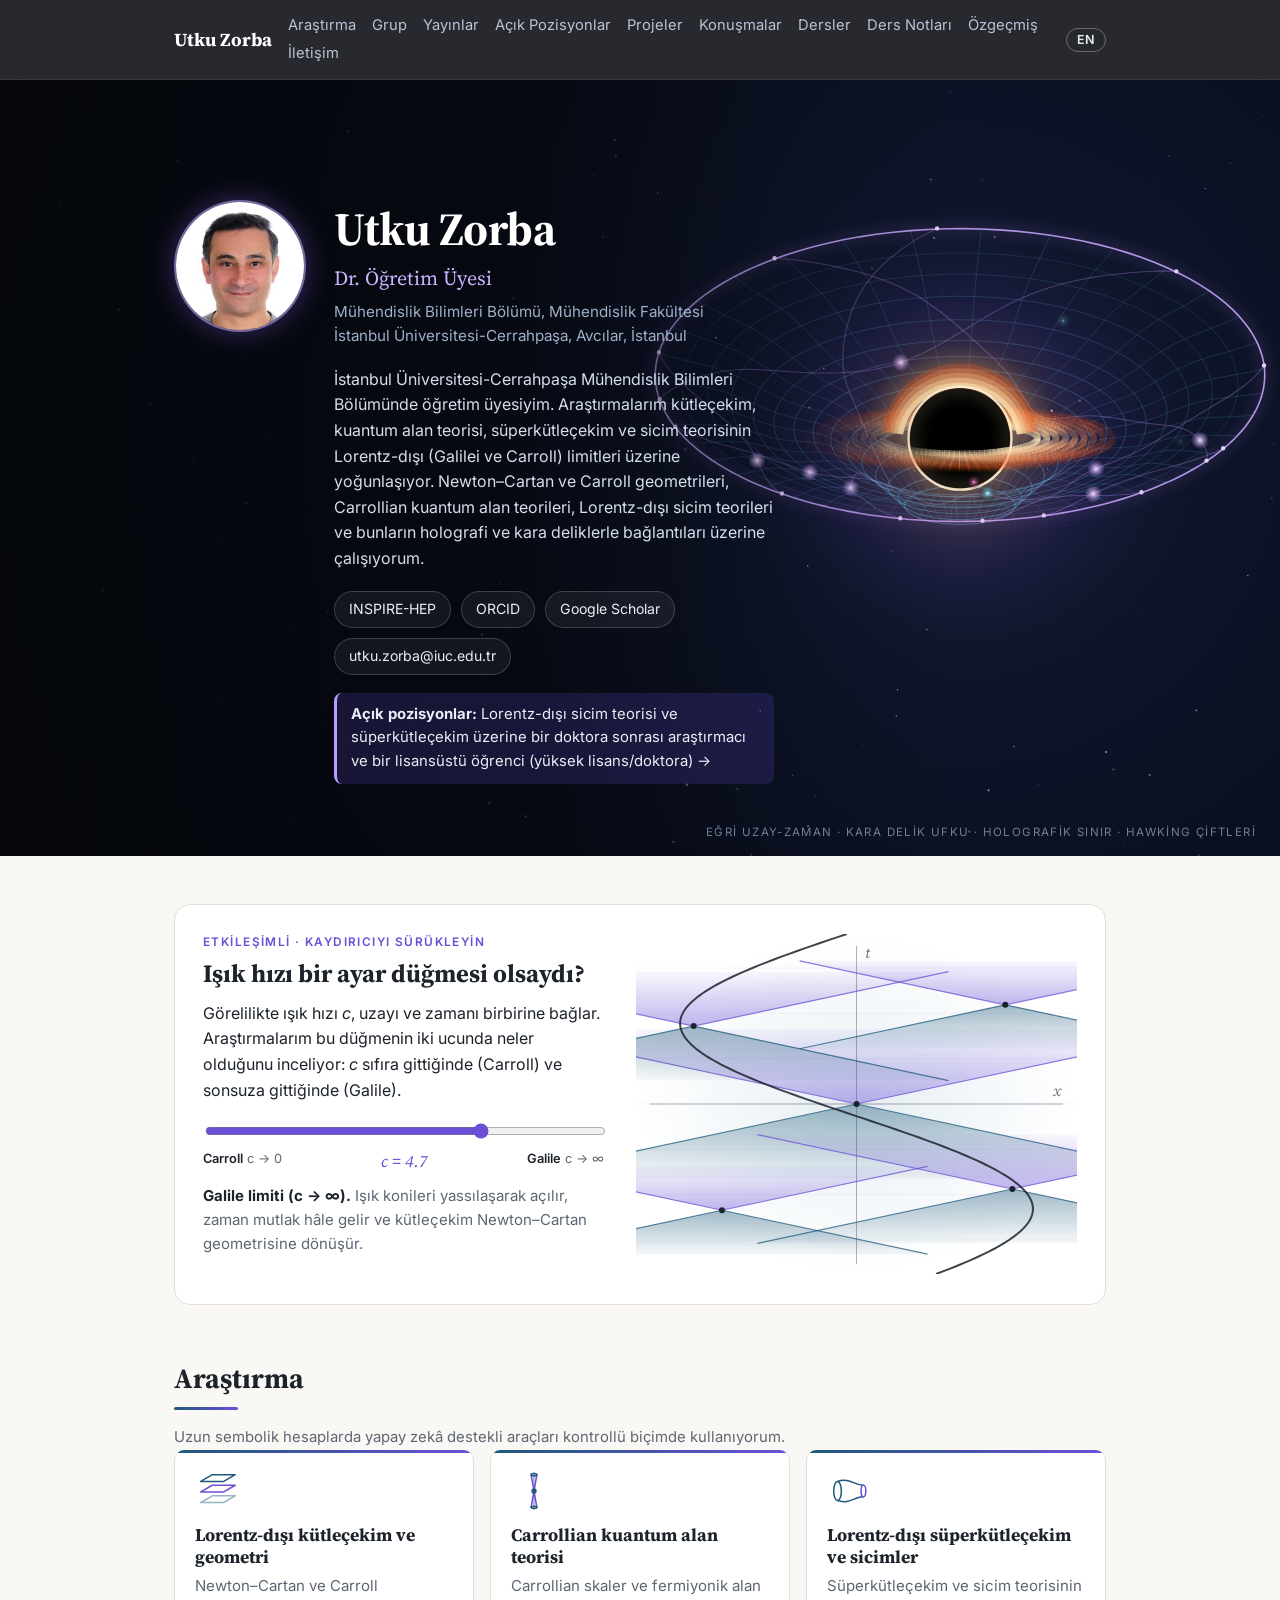
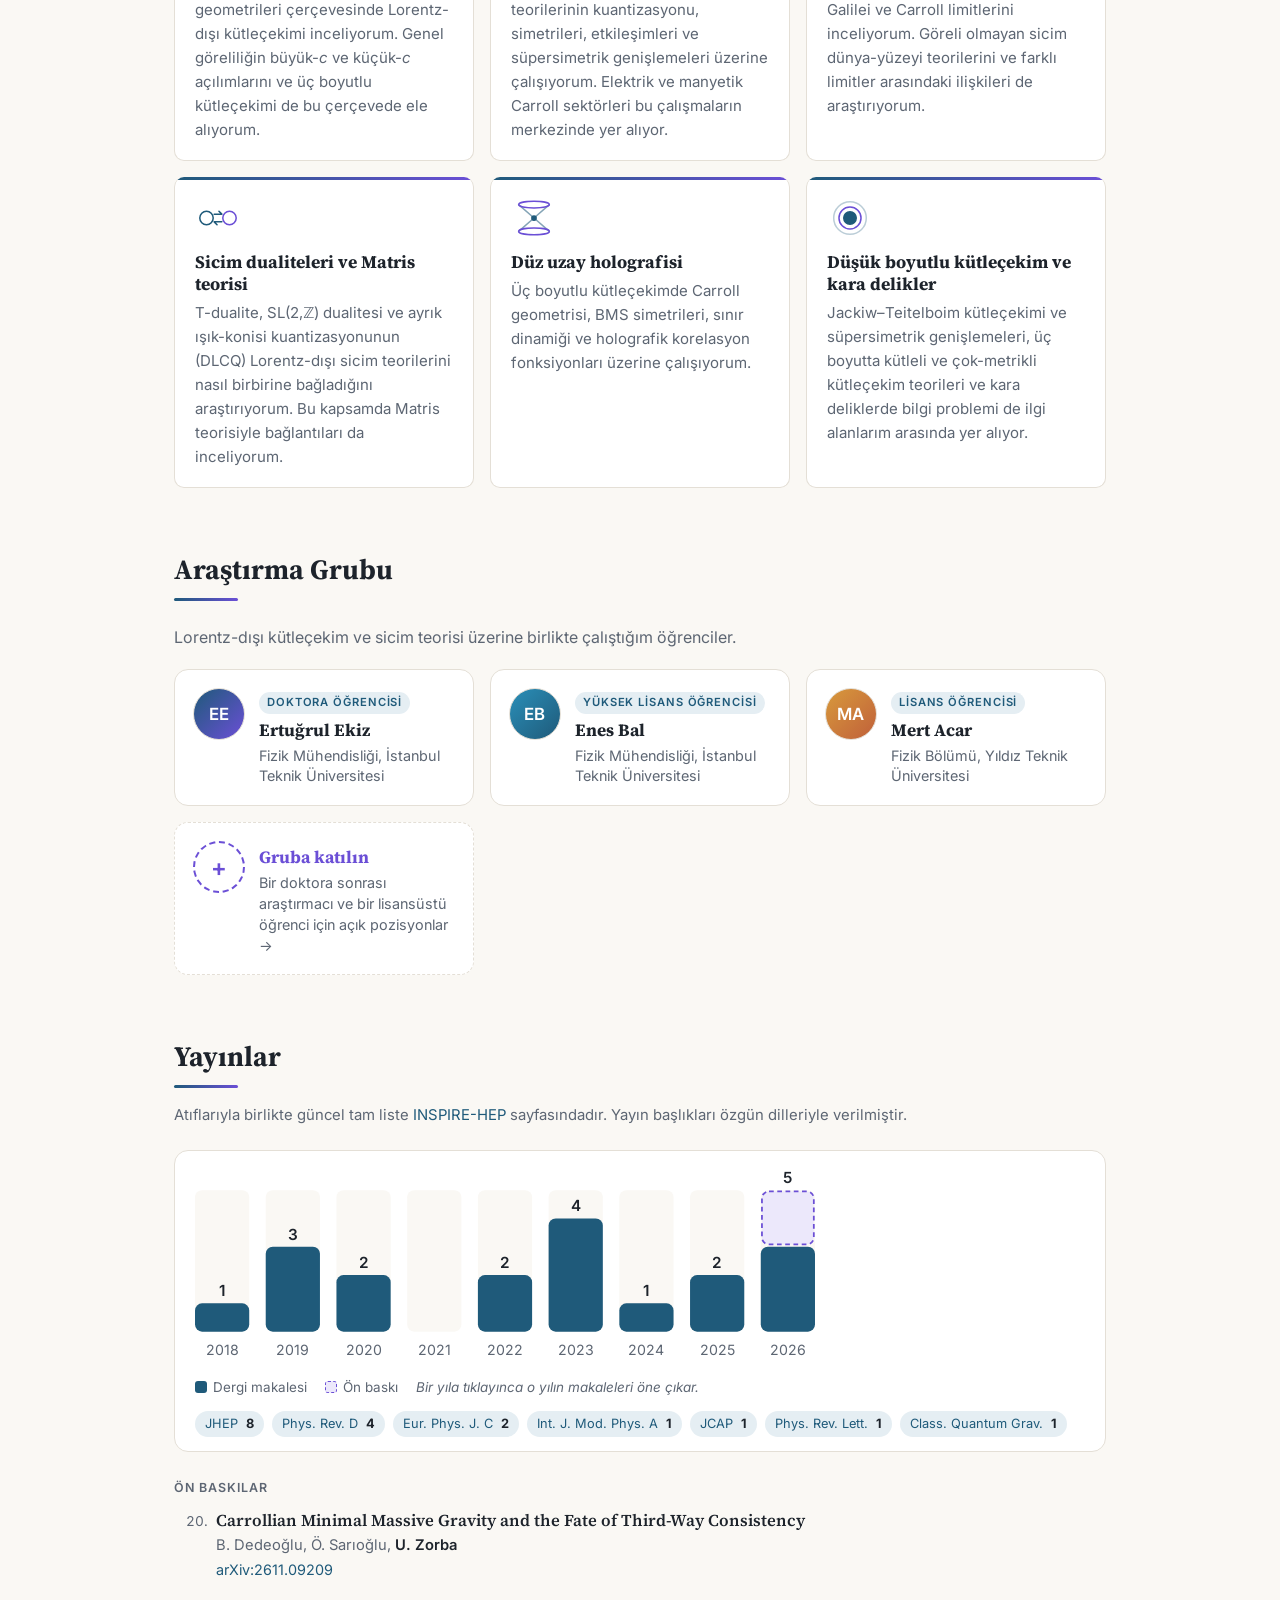
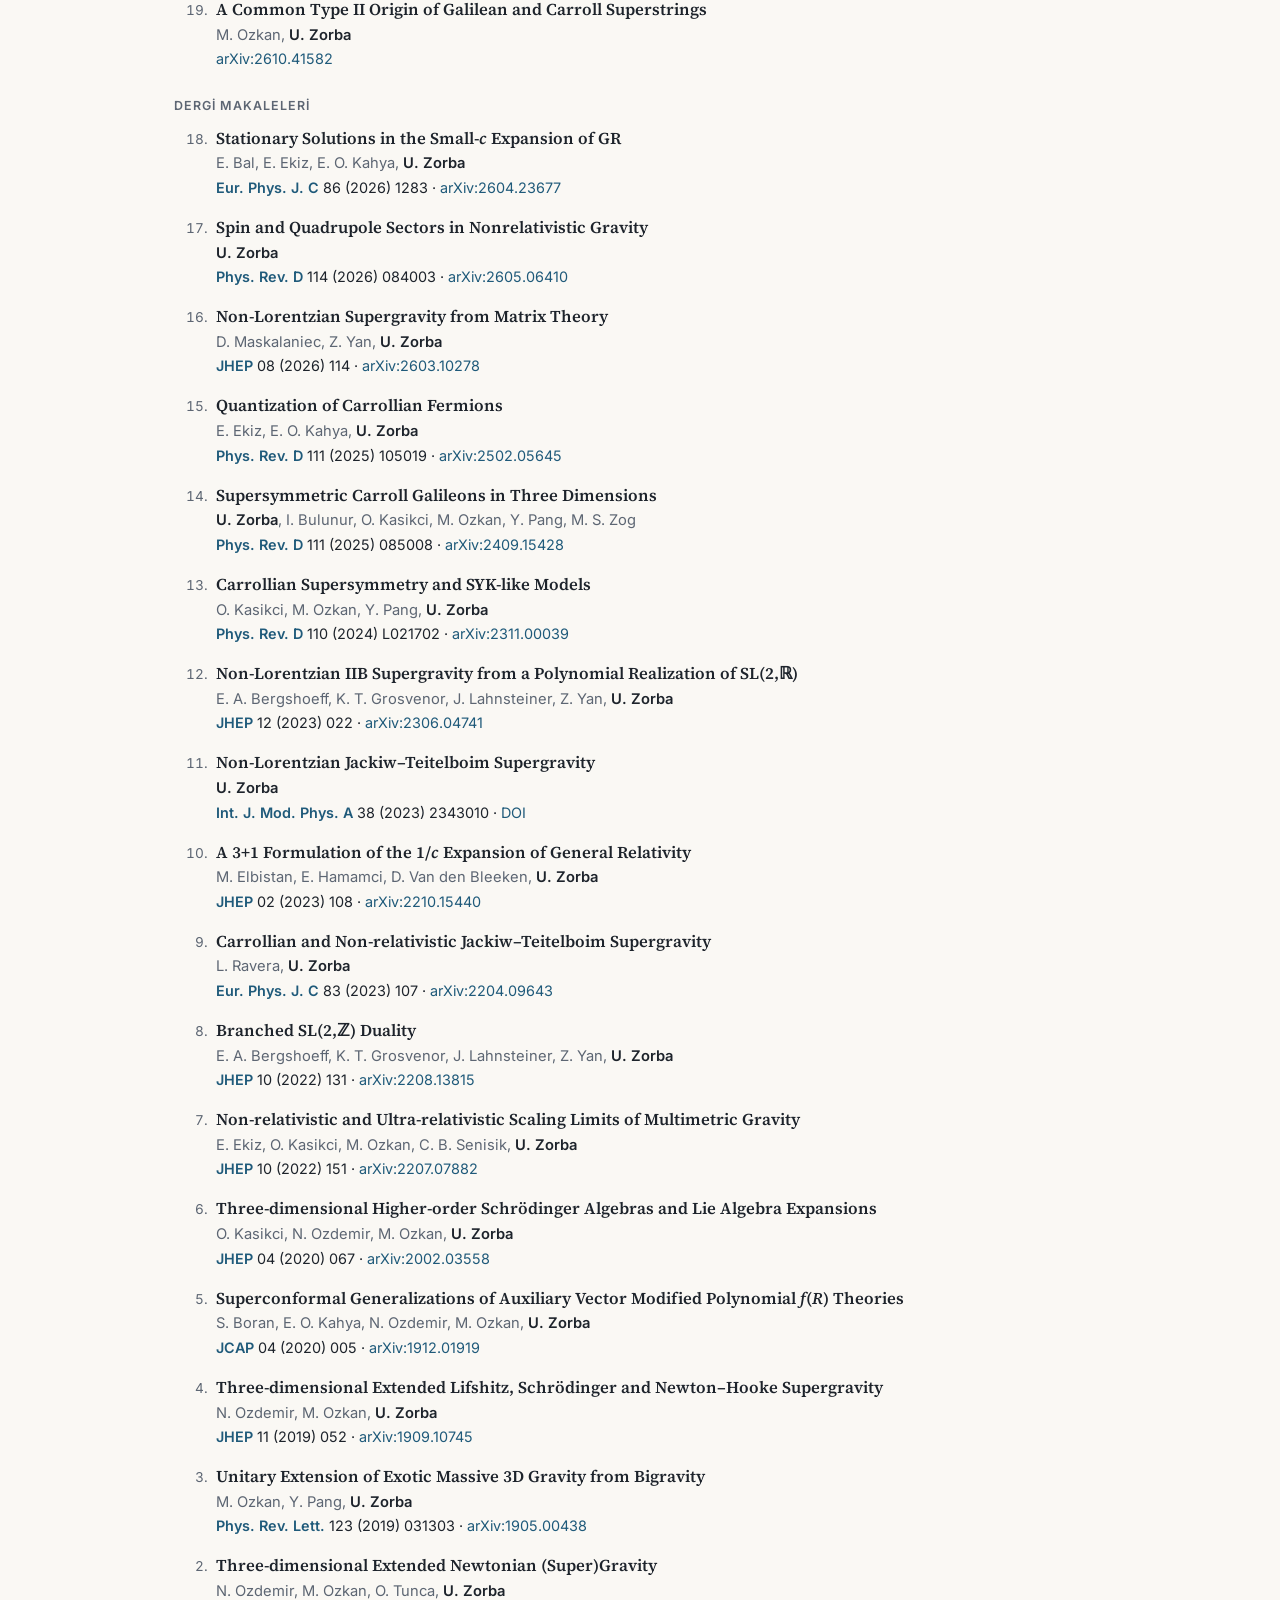
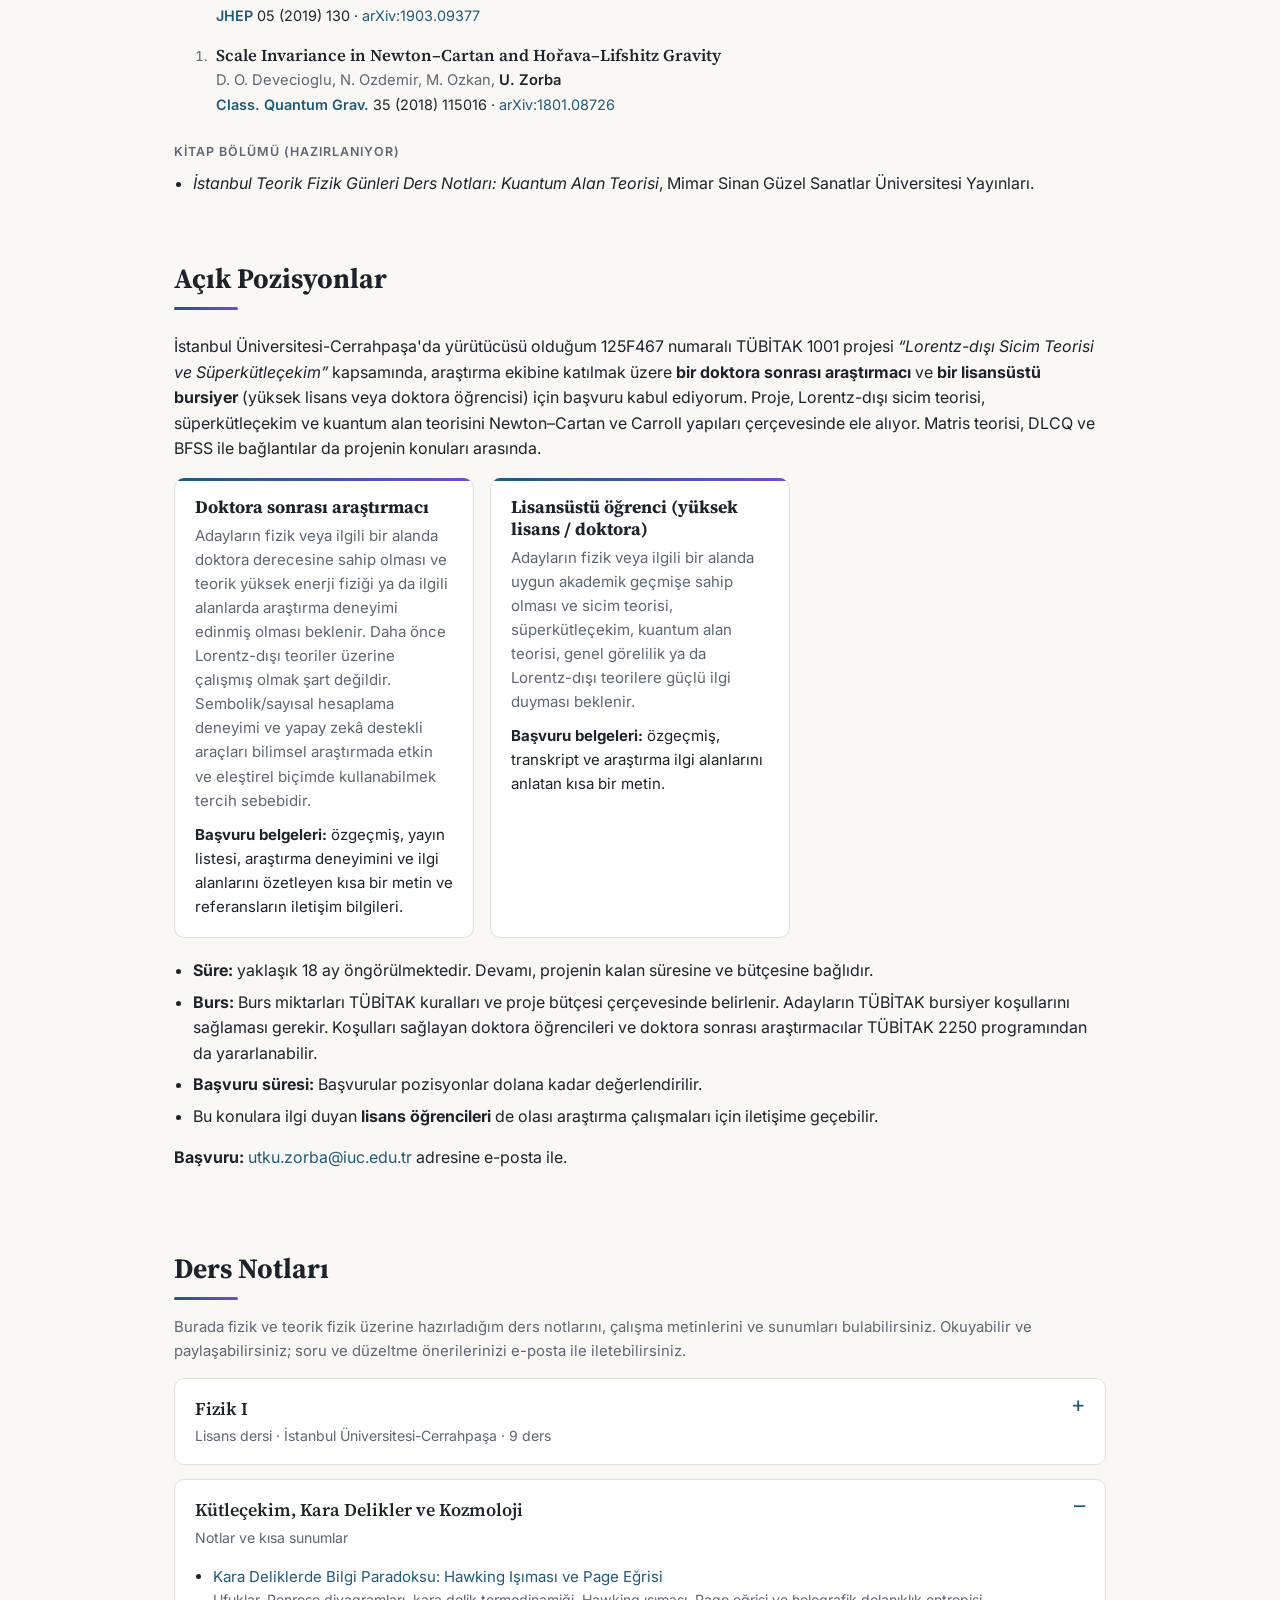
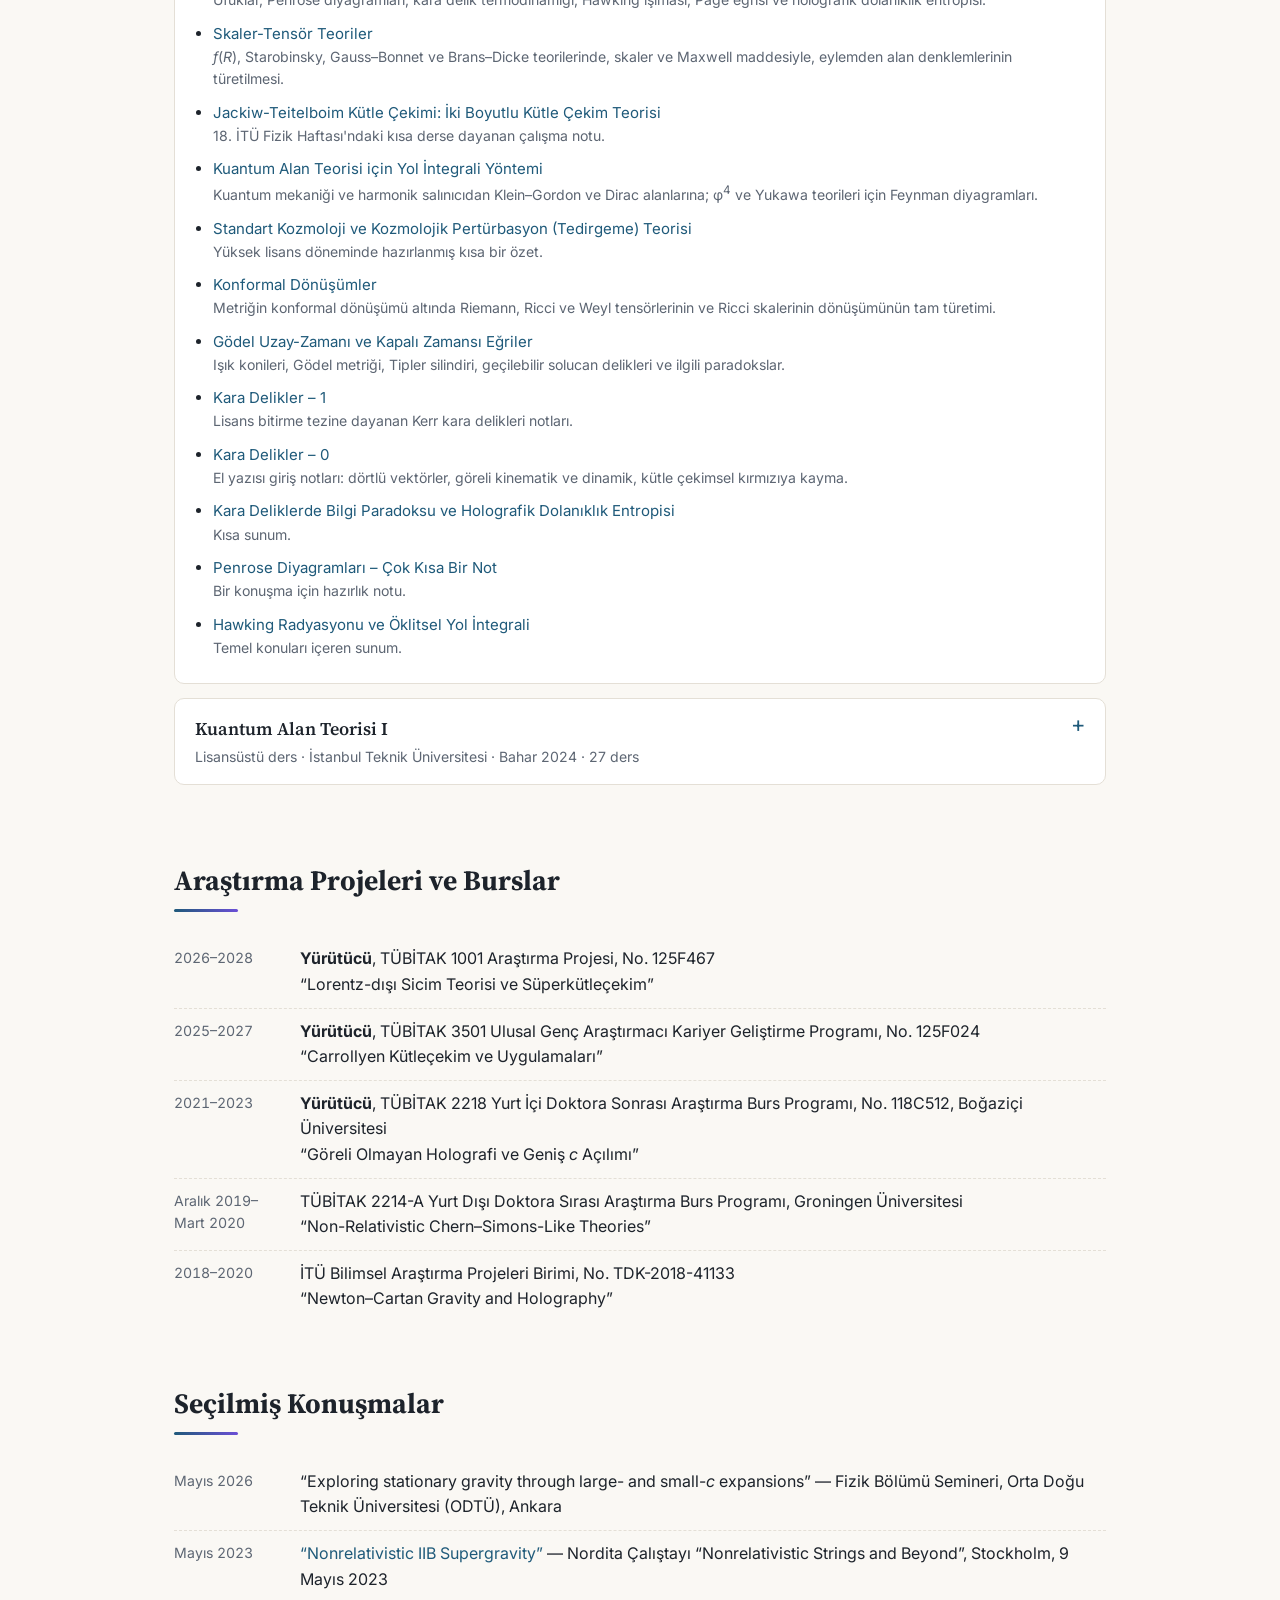
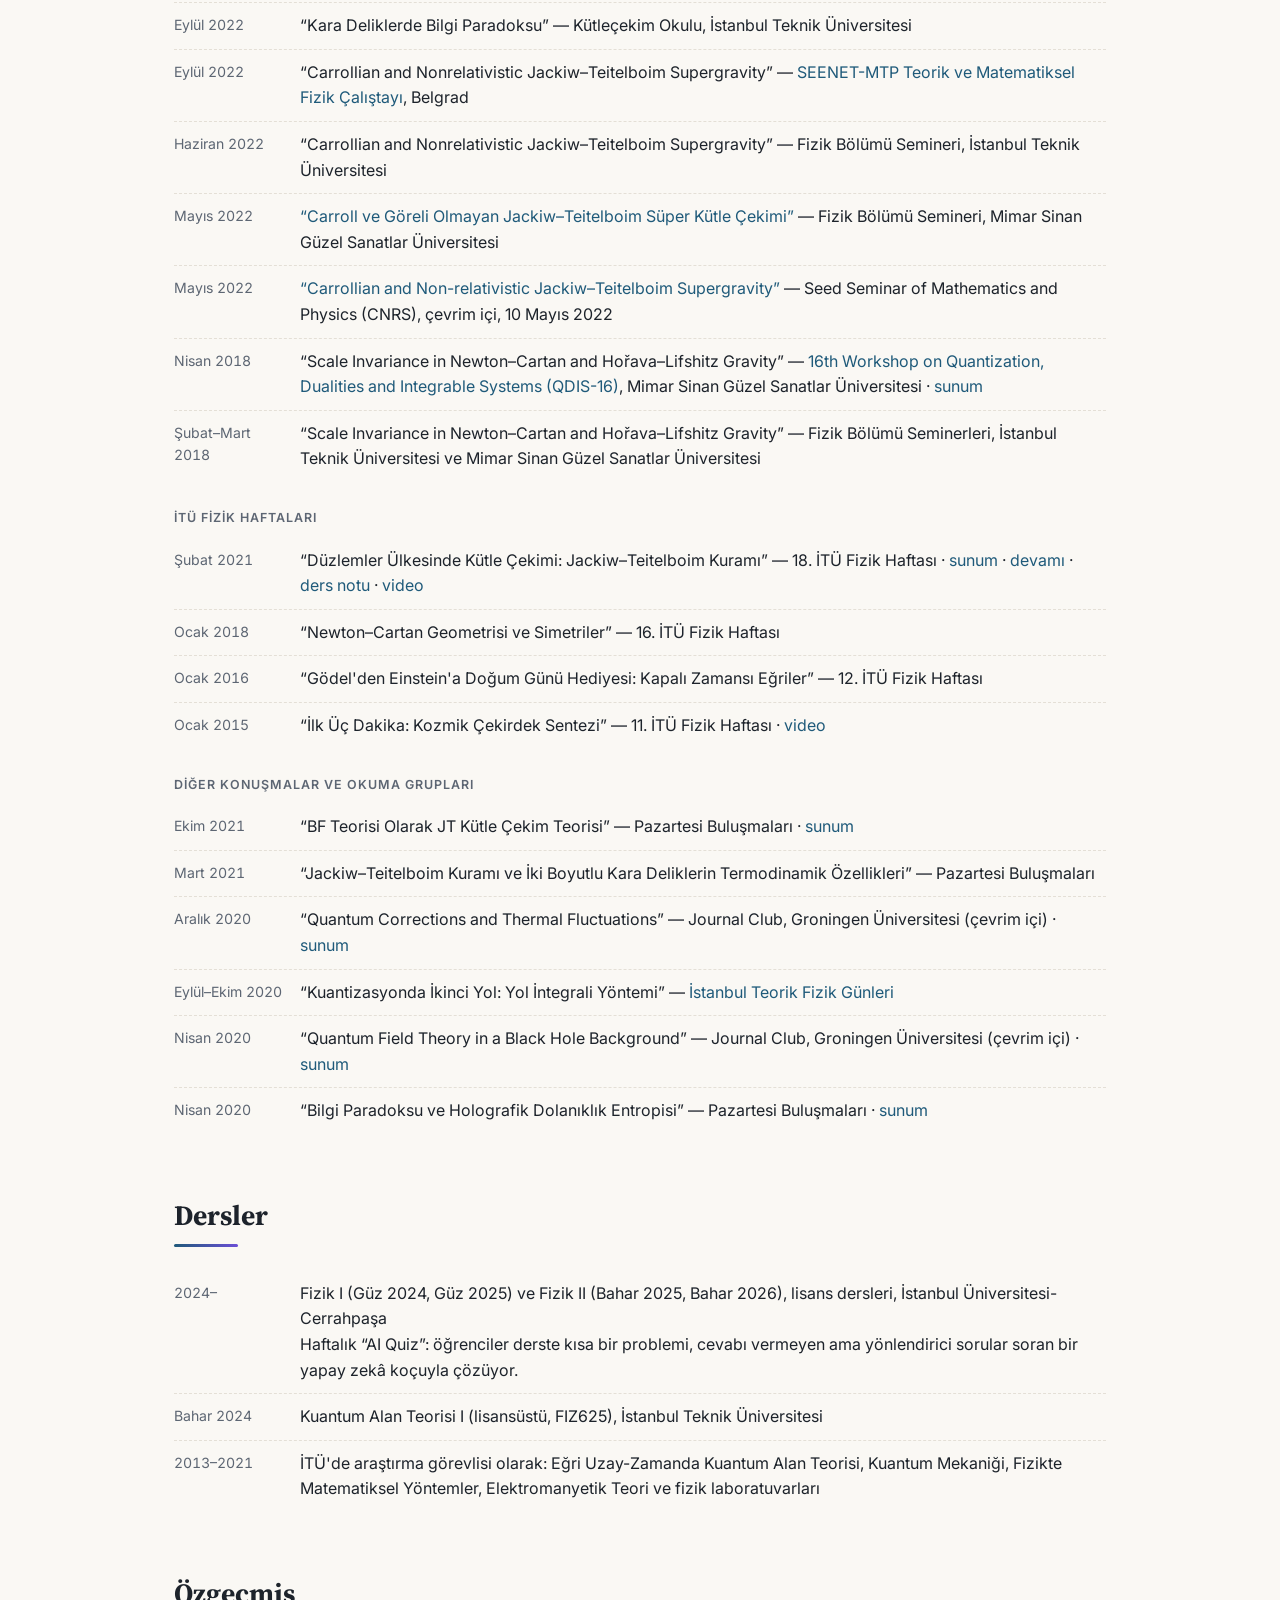
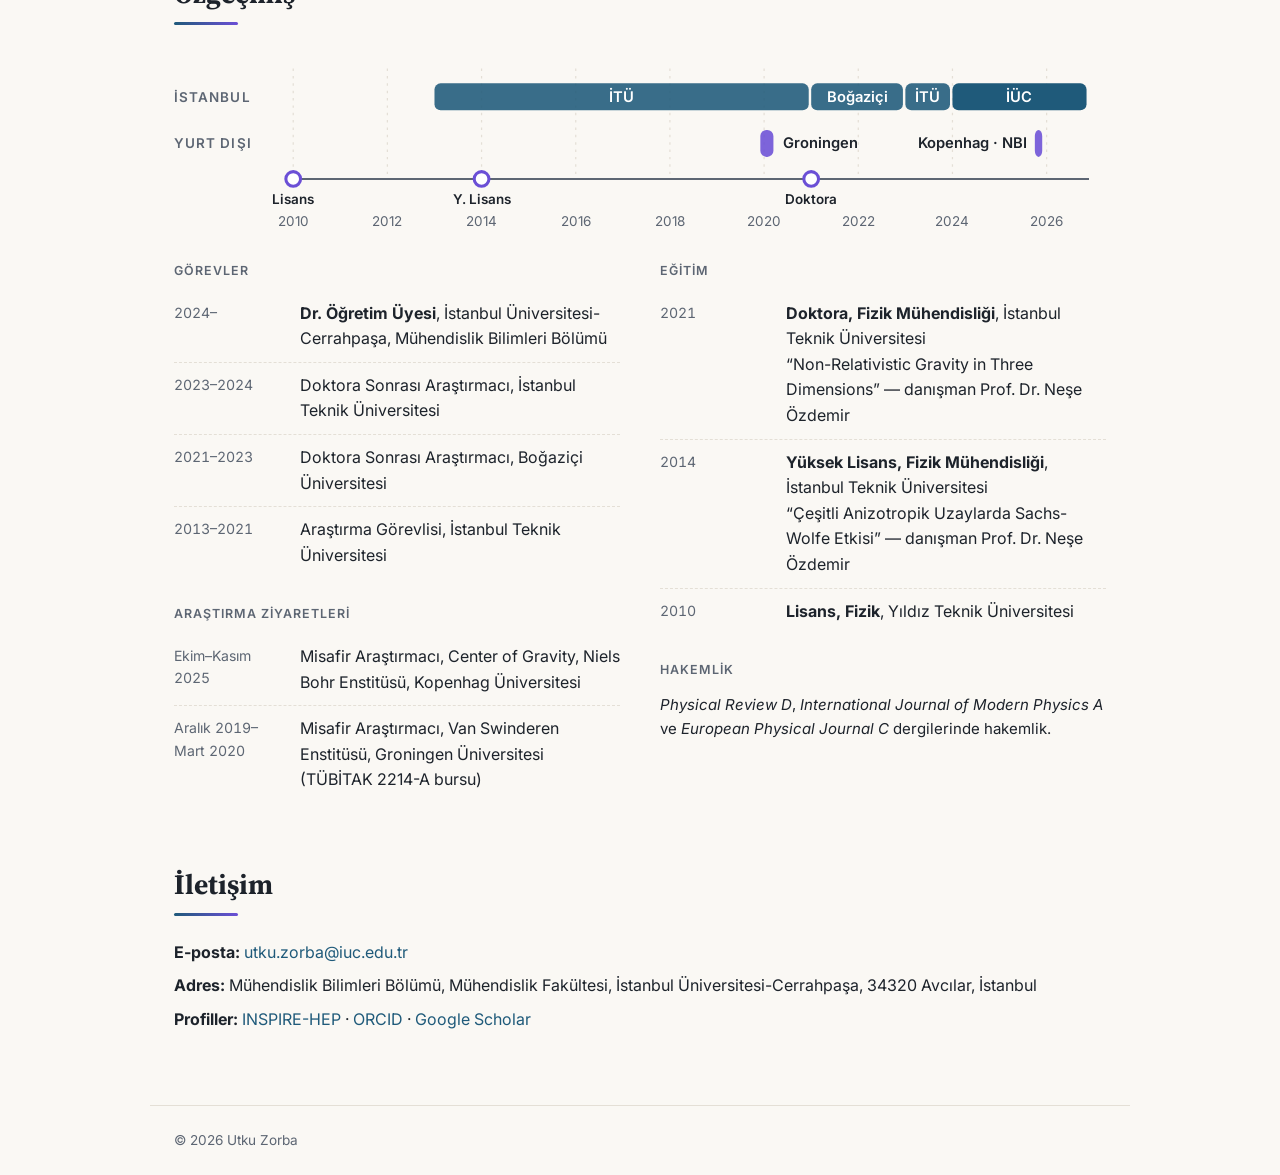
<file: tr/index.html>
<!DOCTYPE html>
<html lang="tr">
<head>
<meta charset="utf-8">
<meta name="viewport" content="width=device-width, initial-scale=1">
<title>Utku Zorba — Teorik Fizikçi</title>
<meta name="description" content="Utku Zorba, İstanbul Üniversitesi-Cerrahpaşa Dr. Öğretim Üyesi. Lorentz-dışı kütleçekim, Carrollian alan teorileri, süperkütleçekim ve sicim teorisi üzerine çalışmalar.">
<link rel="icon" href="../favicon.svg" type="image/svg+xml">
<link rel="canonical" href="https://utkuzorba.github.io/tr/">
<link rel="alternate" hreflang="en" href="https://utkuzorba.github.io/">
<link rel="alternate" hreflang="tr" href="https://utkuzorba.github.io/tr/">
<meta property="og:type" content="website">
<meta property="og:url" content="https://utkuzorba.github.io/tr/">
<meta property="og:title" content="Utku Zorba — Teorik Fizikçi">
<meta property="og:description" content="İstanbul Üniversitesi-Cerrahpaşa Dr. Öğretim Üyesi. Lorentz-dışı kütleçekim, Carrollian alan teorileri, süperkütleçekim ve sicim teorisi.">
<meta property="og:image" content="https://utkuzorba.github.io/og-image.jpg">
<meta property="og:image:width" content="1200">
<meta property="og:image:height" content="630">
<meta property="og:image:alt" content="Utku Zorba — Teorik Fizikçi, İstanbul Üniversitesi-Cerrahpaşa">
<meta name="twitter:card" content="summary_large_image">
<meta name="twitter:image" content="https://utkuzorba.github.io/og-image.jpg">
<link rel="preconnect" href="https://fonts.googleapis.com">
<link rel="preconnect" href="https://fonts.gstatic.com" crossorigin>
<link href="https://fonts.googleapis.com/css2?family=Source+Serif+4:opsz,wght@8..60,400;8..60,600;8..60,700&family=Inter:wght@400;500;600&display=swap" rel="stylesheet">
<link rel="stylesheet" href="../style.css">
</head>
<body>

<header class="topbar">
  <nav class="nav">
    <a class="brand" href="#top">Utku Zorba</a>
    <div class="links">
      <a href="#research">Araştırma</a>
      <a href="#publications">Yayınlar</a>
      <a href="#positions">Açık Pozisyonlar</a>
      <a href="#grants">Projeler</a>
      <a href="#talks">Konuşmalar</a>
      <a href="#teaching">Dersler</a>
      <a href="#notes">Ders Notları</a>
      <a href="#cv">Özgeçmiş</a>
      <a href="#contact">İletişim</a>
    </div>
    <a class="lang" href="../" hreflang="en" lang="en">EN</a>
  </nav>
</header>

<section class="band" id="top" aria-label="Tanıtım">
  <canvas id="spacetime" aria-hidden="true"></canvas>
  <div class="band-shade" aria-hidden="true"></div>
  <div class="band-inner">
    <div class="hero">
      <div class="avatar"><img src="../photo.svg" alt="Utku Zorba"></div>
      <div class="hero-text">
        <h1>Utku Zorba</h1>
        <p class="role">Dr. Öğretim Üyesi</p>
        <p class="affil">Mühendislik Bilimleri Bölümü, Mühendislik Fakültesi<br>İstanbul Üniversitesi-Cerrahpaşa, Avcılar, İstanbul</p>
        <p class="bio">İstanbul Üniversitesi-Cerrahpaşa Mühendislik Bilimleri Bölümünde öğretim üyesiyim. Araştırmalarım kütleçekim, kuantum alan teorisi, süperkütleçekim ve sicim teorisinin Lorentz-dışı (Galilei ve Carroll) limitleri üzerine yoğunlaşıyor. Newton–Cartan ve Carroll geometrileri, Carrollian kuantum alan teorileri, Lorentz-dışı sicim teorileri ve bunların holografi ve kara deliklerle bağlantıları üzerine çalışıyorum.</p>
        <div class="chips">
          <a class="chip" href="https://inspirehep.net/authors/1671467">INSPIRE-HEP</a>
          <a class="chip" href="https://orcid.org/0000-0003-4645-5417">ORCID</a>
          <a class="chip" href="https://scholar.google.com/citations?user=wv93rEEAAAAJ&amp;hl=tr">Google Scholar</a>
          <a class="chip" href="mailto:utku.zorba@iuc.edu.tr">utku.zorba@iuc.edu.tr</a>
        </div>
        <a class="banner" href="#positions"><b>Açık pozisyonlar:</b> Lorentz-dışı sicim teorisi ve süperkütleçekim üzerine bir doktora sonrası araştırmacı ve bir lisansüstü öğrenci (yüksek lisans/doktora) →</a>
      </div>
    </div>
  </div>
  <p class="band-caption" aria-hidden="true">eğri uzay-zaman · kara delik ufku · holografik sınır · Hawking çiftleri</p>
</section>

<main>

  <section id="research">
    <h2>Araştırma</h2>
    <p class="note">Uzun sembolik hesaplarda yapay zekâ destekli araçları kontrollü biçimde kullanıyorum.</p>
    <div class="cards">
      <article class="card">
        <h3>Lorentz-dışı kütleçekim ve geometri</h3>
        <p>Newton–Cartan ve Carroll geometrileri çerçevesinde Lorentz-dışı kütleçekimi inceliyorum. Genel göreliliğin büyük-<i>c</i> ve küçük-<i>c</i> açılımlarını ve üç boyutlu kütleçekimi de bu çerçevede ele alıyorum.</p>
      </article>
      <article class="card">
        <h3>Carrollian kuantum alan teorisi</h3>
        <p>Carrollian skaler ve fermiyonik alan teorilerinin kuantizasyonu, simetrileri, etkileşimleri ve süpersimetrik genişlemeleri üzerine çalışıyorum. Elektrik ve manyetik Carroll sektörleri bu çalışmaların merkezinde yer alıyor.</p>
      </article>
      <article class="card">
        <h3>Lorentz-dışı süperkütleçekim ve sicimler</h3>
        <p>Süperkütleçekim ve sicim teorisinin Galilei ve Carroll limitlerini inceliyorum. Göreli olmayan sicim dünya-yüzeyi teorilerini ve farklı limitler arasındaki ilişkileri de araştırıyorum.</p>
      </article>
      <article class="card">
        <h3>Sicim dualiteleri ve Matris teorisi</h3>
        <p>T-dualite, SL(2,ℤ) dualitesi ve ayrık ışık-konisi kuantizasyonunun (DLCQ) Lorentz-dışı sicim teorilerini nasıl birbirine bağladığını araştırıyorum. Bu kapsamda Matris teorisiyle bağlantıları da inceliyorum.</p>
      </article>
      <article class="card">
        <h3>Düz uzay holografisi</h3>
        <p>Üç boyutlu kütleçekimde Carroll geometrisi, BMS simetrileri, sınır dinamiği ve holografik korelasyon fonksiyonları üzerine çalışıyorum.</p>
      </article>
      <article class="card">
        <h3>Düşük boyutlu kütleçekim ve kara delikler</h3>
        <p>Jackiw–Teitelboim kütleçekimi ve süpersimetrik genişlemeleri, üç boyutta kütleli ve çok-metrikli kütleçekim teorileri ve kara deliklerde bilgi problemi de ilgi alanlarım arasında yer alıyor.</p>
      </article>
    </div>
  </section>

  <section id="publications">
    <h2>Yayınlar</h2>
    <p class="note">Atıflarıyla birlikte güncel tam liste <a href="https://inspirehep.net/authors/1671467">INSPIRE-HEP</a> sayfasındadır. Yayın başlıkları özgün dilleriyle verilmiştir.</p>

    <h3 class="sub">Ön baskılar</h3>
    <ol class="pubs" reversed start="20">
      <li><span class="t">Carrollian Minimal Massive Gravity and the Fate of Third-Way Consistency</span>
        <span class="a">B. Dedeoğlu, Ö. Sarıoğlu, <b>U. Zorba</b></span>
        <span class="j"><a href="https://arxiv.org/abs/2611.09209">arXiv:2611.09209</a></span></li>
      <li><span class="t">A Common Type II Origin of Galilean and Carroll Superstrings</span>
        <span class="a">M. Ozkan, <b>U. Zorba</b></span>
        <span class="j"><a href="https://arxiv.org/abs/2610.41582">arXiv:2610.41582</a></span></li>
    </ol>

    <h3 class="sub">Dergi makaleleri</h3>
    <ol class="pubs" reversed start="18">
      <li><span class="t">Stationary Solutions in the Small-<i>c</i> Expansion of GR</span>
        <span class="a">E. Bal, E. Ekiz, E. O. Kahya, <b>U. Zorba</b></span>
        <span class="j"><i>Eur. Phys. J. C</i> 86 (2026) 1283 · <a href="https://arxiv.org/abs/2604.23677">arXiv:2604.23677</a></span></li>
      <li><span class="t">Spin and Quadrupole Sectors in Nonrelativistic Gravity</span>
        <span class="a"><b>U. Zorba</b></span>
        <span class="j"><i>Phys. Rev. D</i> 114 (2026) 084003 · <a href="https://arxiv.org/abs/2605.06410">arXiv:2605.06410</a></span></li>
      <li><span class="t">Non-Lorentzian Supergravity from Matrix Theory</span>
        <span class="a">D. Maskalaniec, Z. Yan, <b>U. Zorba</b></span>
        <span class="j"><i>JHEP</i> 08 (2026) 114 · <a href="https://arxiv.org/abs/2603.10278">arXiv:2603.10278</a></span></li>
      <li><span class="t">Quantization of Carrollian Fermions</span>
        <span class="a">E. Ekiz, E. O. Kahya, <b>U. Zorba</b></span>
        <span class="j"><i>Phys. Rev. D</i> 111 (2025) 105019 · <a href="https://arxiv.org/abs/2502.05645">arXiv:2502.05645</a></span></li>
      <li><span class="t">Supersymmetric Carroll Galileons in Three Dimensions</span>
        <span class="a"><b>U. Zorba</b>, I. Bulunur, O. Kasikci, M. Ozkan, Y. Pang, M. S. Zog</span>
        <span class="j"><i>Phys. Rev. D</i> 111 (2025) 085008 · <a href="https://arxiv.org/abs/2409.15428">arXiv:2409.15428</a></span></li>
      <li><span class="t">Carrollian Supersymmetry and SYK-like Models</span>
        <span class="a">O. Kasikci, M. Ozkan, Y. Pang, <b>U. Zorba</b></span>
        <span class="j"><i>Phys. Rev. D</i> 110 (2024) L021702 · <a href="https://arxiv.org/abs/2311.00039">arXiv:2311.00039</a></span></li>
      <li><span class="t">Non-Lorentzian IIB Supergravity from a Polynomial Realization of SL(2,ℝ)</span>
        <span class="a">E. A. Bergshoeff, K. T. Grosvenor, J. Lahnsteiner, Z. Yan, <b>U. Zorba</b></span>
        <span class="j"><i>JHEP</i> 12 (2023) 022 · <a href="https://arxiv.org/abs/2306.04741">arXiv:2306.04741</a></span></li>
      <li><span class="t">Non-Lorentzian Jackiw–Teitelboim Supergravity</span>
        <span class="a"><b>U. Zorba</b></span>
        <span class="j"><i>Int. J. Mod. Phys. A</i> 38 (2023) 2343010 · <a href="https://doi.org/10.1142/S0217751X23430108">DOI</a></span></li>
      <li><span class="t">A 3+1 Formulation of the 1/<i>c</i> Expansion of General Relativity</span>
        <span class="a">M. Elbistan, E. Hamamci, D. Van den Bleeken, <b>U. Zorba</b></span>
        <span class="j"><i>JHEP</i> 02 (2023) 108 · <a href="https://arxiv.org/abs/2210.15440">arXiv:2210.15440</a></span></li>
      <li><span class="t">Carrollian and Non-relativistic Jackiw–Teitelboim Supergravity</span>
        <span class="a">L. Ravera, <b>U. Zorba</b></span>
        <span class="j"><i>Eur. Phys. J. C</i> 83 (2023) 107 · <a href="https://arxiv.org/abs/2204.09643">arXiv:2204.09643</a></span></li>
      <li><span class="t">Branched SL(2,ℤ) Duality</span>
        <span class="a">E. A. Bergshoeff, K. T. Grosvenor, J. Lahnsteiner, Z. Yan, <b>U. Zorba</b></span>
        <span class="j"><i>JHEP</i> 10 (2022) 131 · <a href="https://arxiv.org/abs/2208.13815">arXiv:2208.13815</a></span></li>
      <li><span class="t">Non-relativistic and Ultra-relativistic Scaling Limits of Multimetric Gravity</span>
        <span class="a">E. Ekiz, O. Kasikci, M. Ozkan, C. B. Senisik, <b>U. Zorba</b></span>
        <span class="j"><i>JHEP</i> 10 (2022) 151 · <a href="https://arxiv.org/abs/2207.07882">arXiv:2207.07882</a></span></li>
      <li><span class="t">Three-dimensional Higher-order Schrödinger Algebras and Lie Algebra Expansions</span>
        <span class="a">O. Kasikci, N. Ozdemir, M. Ozkan, <b>U. Zorba</b></span>
        <span class="j"><i>JHEP</i> 04 (2020) 067 · <a href="https://arxiv.org/abs/2002.03558">arXiv:2002.03558</a></span></li>
      <li><span class="t">Superconformal Generalizations of Auxiliary Vector Modified Polynomial <i>f</i>(<i>R</i>) Theories</span>
        <span class="a">S. Boran, E. O. Kahya, N. Ozdemir, M. Ozkan, <b>U. Zorba</b></span>
        <span class="j"><i>JCAP</i> 04 (2020) 005 · <a href="https://arxiv.org/abs/1912.01919">arXiv:1912.01919</a></span></li>
      <li><span class="t">Three-dimensional Extended Lifshitz, Schrödinger and Newton–Hooke Supergravity</span>
        <span class="a">N. Ozdemir, M. Ozkan, <b>U. Zorba</b></span>
        <span class="j"><i>JHEP</i> 11 (2019) 052 · <a href="https://arxiv.org/abs/1909.10745">arXiv:1909.10745</a></span></li>
      <li><span class="t">Unitary Extension of Exotic Massive 3D Gravity from Bigravity</span>
        <span class="a">M. Ozkan, Y. Pang, <b>U. Zorba</b></span>
        <span class="j"><i>Phys. Rev. Lett.</i> 123 (2019) 031303 · <a href="https://arxiv.org/abs/1905.00438">arXiv:1905.00438</a></span></li>
      <li><span class="t">Three-dimensional Extended Newtonian (Super)Gravity</span>
        <span class="a">N. Ozdemir, M. Ozkan, O. Tunca, <b>U. Zorba</b></span>
        <span class="j"><i>JHEP</i> 05 (2019) 130 · <a href="https://arxiv.org/abs/1903.09377">arXiv:1903.09377</a></span></li>
      <li><span class="t">Scale Invariance in Newton–Cartan and Hořava–Lifshitz Gravity</span>
        <span class="a">D. O. Devecioglu, N. Ozdemir, M. Ozkan, <b>U. Zorba</b></span>
        <span class="j"><i>Class. Quantum Grav.</i> 35 (2018) 115016 · <a href="https://arxiv.org/abs/1801.08726">arXiv:1801.08726</a></span></li>
    </ol>

    <h3 class="sub">Kitap bölümü (hazırlanıyor)</h3>
    <ul class="plain">
      <li><i>İstanbul Teorik Fizik Günleri Ders Notları: Kuantum Alan Teorisi</i>, Mimar Sinan Güzel Sanatlar Üniversitesi Yayınları.</li>
    </ul>
  </section>

  <section id="positions">
    <h2>Açık Pozisyonlar</h2>
    <p>İstanbul Üniversitesi-Cerrahpaşa'da yürütücüsü olduğum 125F467 numaralı TÜBİTAK 1001 projesi <i>“Lorentz-dışı Sicim Teorisi ve Süperkütleçekim”</i> kapsamında, araştırma ekibine katılmak üzere <b>bir doktora sonrası araştırmacı</b> ve <b>bir lisansüstü bursiyer</b> (yüksek lisans veya doktora öğrencisi) için başvuru kabul ediyorum. Proje, Lorentz-dışı sicim teorisi, süperkütleçekim ve kuantum alan teorisini Newton–Cartan ve Carroll yapıları çerçevesinde ele alıyor. Matris teorisi, DLCQ ve BFSS ile bağlantılar da projenin konuları arasında.</p>
    <div class="cards">
      <article class="card">
        <h3>Doktora sonrası araştırmacı</h3>
        <p>Adayların fizik veya ilgili bir alanda doktora derecesine sahip olması ve teorik yüksek enerji fiziği ya da ilgili alanlarda araştırma deneyimi edinmiş olması beklenir. Daha önce Lorentz-dışı teoriler üzerine çalışmış olmak şart değildir. Sembolik/sayısal hesaplama deneyimi ve yapay zekâ destekli araçları bilimsel araştırmada etkin ve eleştirel biçimde kullanabilmek tercih sebebidir.</p>
        <p class="apply"><b>Başvuru belgeleri:</b> özgeçmiş, yayın listesi, araştırma deneyimini ve ilgi alanlarını özetleyen kısa bir metin ve referansların iletişim bilgileri.</p>
      </article>
      <article class="card">
        <h3>Lisansüstü öğrenci (yüksek lisans / doktora)</h3>
        <p>Adayların fizik veya ilgili bir alanda uygun akademik geçmişe sahip olması ve sicim teorisi, süperkütleçekim, kuantum alan teorisi, genel görelilik ya da Lorentz-dışı teorilere güçlü ilgi duyması beklenir.</p>
        <p class="apply"><b>Başvuru belgeleri:</b> özgeçmiş, transkript ve araştırma ilgi alanlarını anlatan kısa bir metin.</p>
      </article>
    </div>
    <ul class="facts">
      <li><b>Süre:</b> yaklaşık 18 ay öngörülmektedir. Devamı, projenin kalan süresine ve bütçesine bağlıdır.</li>
      <li><b>Burs:</b> Burs miktarları TÜBİTAK kuralları ve proje bütçesi çerçevesinde belirlenir. Adayların TÜBİTAK bursiyer koşullarını sağlaması gerekir. Koşulları sağlayan doktora öğrencileri ve doktora sonrası araştırmacılar TÜBİTAK 2250 programından da yararlanabilir.</li>
      <li><b>Başvuru süresi:</b> Başvurular pozisyonlar dolana kadar değerlendirilir.</li>
      <li>Bu konulara ilgi duyan <b>lisans öğrencileri</b> de olası araştırma çalışmaları için iletişime geçebilir.</li>
    </ul>
    <p><b>Başvuru:</b> <a href="mailto:utku.zorba@iuc.edu.tr?subject=Basvuru%20-%20TUBITAK%20125F467">utku.zorba@iuc.edu.tr</a> adresine e-posta ile.</p>
  </section>

  <section id="notes">
    <h2>Ders Notları</h2>
    <p class="note">Burada fizik ve teorik fizik üzerine hazırladığım ders notlarını, çalışma metinlerini ve sunumları bulabilirsiniz. Okuyabilir ve paylaşabilirsiniz; soru ve düzeltme önerilerinizi e-posta ile iletebilirsiniz.</p>

    <details class="course">
      <summary><span class="ct">Fizik I</span><span class="cm">Lisans dersi · İstanbul Üniversitesi-Cerrahpaşa · 9 ders</span></summary>
      <p class="hw"><a href="https://drive.google.com/file/d/1NrTIEtnL6W-pAZenk8ZIT7hHQrIuskRV/view?usp=sharing">1. Ders</a> · <a href="https://drive.google.com/file/d/1732t2oKmWef9qmLuSMAlQ6lxJPQqyuUj/view?usp=sharing">2. Ders</a> · <a href="https://drive.google.com/file/d/1R4B2L_JGSj7ya7BivmVloKr-MyeFs596/view?usp=sharing">3. Ders</a> · <a href="https://drive.google.com/file/d/1Ba0Rv0r6W6W-kdAxSIDbuEyC-YVE4Lew/view?usp=sharing">4. Ders</a> · <a href="https://drive.google.com/file/d/1i5XIFDBAtctxvqKlnqoPzGxIoy1JJRbM/view?usp=sharing">5. Ders</a> · <a href="https://drive.google.com/file/d/1RiZ2einaFW0khsd6_tGrUmgvzl_EANBE/view?usp=sharing">6. Ders</a> · <a href="https://drive.google.com/file/d/1WO3JV_Epa-E3qvayGTj2FNachiTznQV_/view?usp=sharing">7. Ders</a> · <a href="https://drive.google.com/file/d/1X617alQzhjDzUQeinBvuyxqDHjZ4frac/view?usp=sharing">8. Ders</a> · <a href="https://drive.google.com/file/d/1Nx_H_dI9n41uA_phAT_-UuSUSvJvHY7G/view?usp=sharing">9. Ders</a></p>
    </details>
    <details class="course" open>
      <summary><span class="ct">Kütleçekim, Kara Delikler ve Kozmoloji</span><span class="cm">Notlar ve kısa sunumlar</span></summary>
      <ul class="notelist rich">
        <li><a href="https://drive.google.com/file/d/1mqPrfByS0S1wtcX9-_LUtpLpLHxQ_5FW/view?usp=sharing">Kara Deliklerde Bilgi Paradoksu: Hawking Işıması ve Page Eğrisi</a><span>Ufuklar, Penrose diyagramları, kara delik termodinamiği, Hawking ışıması, Page eğrisi ve holografik dolanıklık entropisi.</span></li>
        <li><a href="https://drive.google.com/file/d/1TSP_Bs2n2fWwRhZmZAl6ZXuI9ntzk4Md/view?usp=sharing">Skaler-Tensör Teoriler</a><span><i>f</i>(<i>R</i>), Starobinsky, Gauss–Bonnet ve Brans–Dicke teorilerinde, skaler ve Maxwell maddesiyle, eylemden alan denklemlerinin türetilmesi.</span></li>
        <li><a href="https://drive.google.com/file/d/11Qq_4K54JdCpQEtfTRd2Ao2zUfFwvjU6/view?usp=sharing">Jackiw-Teitelboim Kütle Çekimi: İki Boyutlu Kütle Çekim Teorisi</a><span>18. İTÜ Fizik Haftası'ndaki kısa derse dayanan çalışma notu.</span></li>
        <li><a href="https://drive.google.com/file/d/1ZPzVWT6dmmDHruBBPAkbZUHLstS-LS3E/view?usp=sharing">Kuantum Alan Teorisi için Yol İntegrali Yöntemi</a><span>Kuantum mekaniği ve harmonik salınıcıdan Klein–Gordon ve Dirac alanlarına; φ<sup>4</sup> ve Yukawa teorileri için Feynman diyagramları.</span></li>
        <li><a href="https://drive.google.com/file/d/1YvqmIooOJk5IUTU22gFhji6zo9dbY0yQ/view?usp=sharing">Standart Kozmoloji ve Kozmolojik Pertürbasyon (Tedirgeme) Teorisi</a><span>Yüksek lisans döneminde hazırlanmış kısa bir özet.</span></li>
        <li><a href="https://drive.google.com/file/d/1h8h0kT-pFr7MSsT9oDb_tfX81l2el9dC/view?usp=sharing">Konformal Dönüşümler</a><span>Metriğin konformal dönüşümü altında Riemann, Ricci ve Weyl tensörlerinin ve Ricci skalerinin dönüşümünün tam türetimi.</span></li>
        <li><a href="https://drive.google.com/file/d/19zYsheujqynXu7LfXRsRXnYhPzcQtduE/view?usp=sharing">Gödel Uzay-Zamanı ve Kapalı Zamansı Eğriler</a><span>Işık konileri, Gödel metriği, Tipler silindiri, geçilebilir solucan delikleri ve ilgili paradokslar.</span></li>
        <li><a href="https://drive.google.com/file/d/1nKyTdbotSSz5lmwaNwO8Thh6H4W0IIGb/view?usp=sharing">Kara Delikler – 1</a><span>Lisans bitirme tezine dayanan Kerr kara delikleri notları.</span></li>
        <li><a href="https://drive.google.com/file/d/1x67Gp7TEbvxYim6dguV_-_mYnTVvdAeA/view?usp=sharing">Kara Delikler – 0</a><span>El yazısı giriş notları: dörtlü vektörler, göreli kinematik ve dinamik, kütle çekimsel kırmızıya kayma.</span></li>
        <li><a href="https://drive.google.com/file/d/1VbOTtR1o5QVRYzw8JeddcYnEOOCFArh_/view?usp=sharing">Kara Deliklerde Bilgi Paradoksu ve Holografik Dolanıklık Entropisi</a><span>Kısa sunum.</span></li>
        <li><a href="https://drive.google.com/file/d/11wxuC0S6zM-qQlfp7dkjEoCwj6zu6swR/view?usp=sharing">Penrose Diyagramları – Çok Kısa Bir Not</a><span>Bir konuşma için hazırlık notu.</span></li>
        <li><a href="https://drive.google.com/file/d/1euz-HLnx7qSOvST4XDyGAVCuvI4LoUOm/view?usp=sharing">Hawking Radyasyonu ve Öklitsel Yol İntegrali</a><span>Temel konuları içeren sunum.</span></li>
      </ul>
    </details>
    <details class="course">
      <summary><span class="ct">Kuantum Alan Teorisi I</span><span class="cm">Lisansüstü ders · İstanbul Teknik Üniversitesi · Bahar 2024 · 27 ders</span></summary>
      <ol class="notelist">
        <li><a href="https://drive.google.com/file/d/1yiSqs8T3fh4qnoQXm5lEy5N4vJVqnRmR/view?usp=sharing">Why Quantum Field Theory?</a></li>
        <li><a href="https://drive.google.com/file/d/1IG8ORPmumlz3rmutbiS0ueU8CgVlTwyY/view?usp=sharing">Relativistic Notation</a></li>
        <li><a href="https://drive.google.com/file/d/1SkjADrs72jSlNNI8-C_v5PeDcbaes2tb/view?usp=sharing">Classical Field Theory</a></li>
        <li><a href="https://drive.google.com/file/d/1FxqiyebXo1y7ZZwlKAgLLO0uXJCCQfxa/view?usp=sharing">Classical Symmetries and Conservation Laws</a></li>
        <li><a href="https://drive.google.com/file/d/19dCdHg0QR7WJ7Q8ALLUkgQFdqVJiZgRW/view?usp=sharing">Canonical Quantization I</a></li>
        <li><a href="https://drive.google.com/file/d/1AuEUBVBe3NGi4tQFv9qBoVd_IMYrlQwC/view?usp=sharing">Canonical Quantization II</a></li>
        <li><a href="https://drive.google.com/file/d/1MAn9ESaiutD3i5Y3zMm5Q7D-yXNRHSDk/view?usp=sharing">Canonical Quantization III (Complex Scalar Field)</a></li>
        <li><a href="https://drive.google.com/file/d/1wnjajYZsk-oHk9Qctm616vYBXq9ATYbZ/view?usp=sharing">Symmetries of Quantum Fields</a></li>
        <li><a href="https://drive.google.com/file/d/1Ie9mhp4e7Skjv0O49fF4CT0y1N9kkN3H/view?usp=sharing">Feynman Propagator</a></li>
        <li><a href="https://drive.google.com/file/d/1QQdPHA1X8HPiHtPnw7WndLGJSsXw_A_g/view?usp=sharing">LSZ Reduction</a></li>
        <li><a href="https://drive.google.com/file/d/1DPQCUXvMQ2wYhnewhGY2T5Vuaq75QdPy/view?usp=sharing">Path Integral in Quantum Mechanics I</a></li>
        <li><a href="https://drive.google.com/file/d/1h9HCDAL2jHQ_XPFqABcyPskIdrI7pBoM/view?usp=sharing">Path Integral in Quantum Mechanics II</a></li>
        <li><a href="https://drive.google.com/file/d/13jZo1vFllrKNcM9gGW15pHryWxWqpuJv/view?usp=sharing">Path Integral in Quantum Mechanics III</a></li>
        <li><a href="https://drive.google.com/file/d/1gM3aTMBU79a3oPPo-iwY_QbM7MWv-ips/view?usp=sharing">Path Integral in Quantum Fields I</a></li>
        <li><a href="https://drive.google.com/file/d/1krZJUdW_RrdLRzCsvDob8w-GnG2r0Inf/view?usp=sharing">Path Integral in Quantum Fields II</a></li>
        <li><a href="https://drive.google.com/file/d/1IeZ0zzVij6sHsKlGXW3iAdiQ4ggl6f27/view?usp=sharing">Path Integral in Quantum Fields III</a></li>
        <li><a href="https://drive.google.com/file/d/1Owmx7Acrs0H1QinVAENj9RSimk47cG3A/view?usp=sharing">Path Integral in Quantum Fields IV</a></li>
        <li><a href="https://drive.google.com/file/d/1azZxm3-Bcows-d3i0q2HaNDgCH3-ksza/view?usp=sharing">Path Integral in Quantum Fields V</a></li>
        <li><a href="https://drive.google.com/file/d/1zy6kwQk7exsC8FfhQrWwX2Wv3FfNNQsF/view?usp=sharing">Dimensional Analysis</a></li>
        <li><a href="https://drive.google.com/file/d/1Lo0eR6lz7NkePbwu90fVL8nFR-AqWk4Y/view?usp=sharing">Cross Section and Decay Rates</a></li>
        <li><a href="https://drive.google.com/file/d/1nIjNKwwDSxEUJoq2Kt20GKkvJlrgpwMj/view?usp=sharing">Lehmann–Källén Form of the Exact Propagator</a></li>
        <li><a href="https://drive.google.com/file/d/1W91fwt6QYplk6u5XckaLKCTSkCcLPUOQ/view?usp=sharing">Exact Propagator and Field Strength Renormalization</a></li>
        <li><a href="https://drive.google.com/file/d/1Quen3LTuhvWfSzoZW-wK1X9yULZ5OIsq/view?usp=sharing">Summary</a></li>
        <li><a href="https://drive.google.com/file/d/16vt1f1YeeIPSuBScaM98zzm5Abb5zQWZ/view?usp=sharing">Systematic Renormalization</a></li>
        <li><a href="https://drive.google.com/file/d/1DpiNbY9R9LbcB7FW0hRNvkZbIZHiWQgP/view?usp=sharing">Dimensional Regularization</a></li>
        <li><a href="https://drive.google.com/file/d/1edu3UQuLJLs7vNMykaLCl6vYvTNRtQ95/view?usp=sharing">Loop Corrections</a></li>
        <li><a href="https://drive.google.com/file/d/1CBqFGCth255hhlFmroUyqJGwXr5xRM8Y/view?usp=sharing">Callan–Symanzik Equation</a></li>
      </ol>
      <p class="hw"><b>Ödevler ve sınav:</b> <a href="https://drive.google.com/file/d/1axdac0fJTR1dPRSkUlOOW-VJlrsRUbCD/view?usp=sharing">Ödev 1</a> · <a href="https://drive.google.com/file/d/1VQCuLfMSIX9omg2_mwFKX4CXciR5R4QZ/view?usp=sharing">Ödev 2</a> · <a href="https://drive.google.com/file/d/1b9SffTGer97pMHvs4Hx9pAkcw3hTk6u2/view?usp=sharing">Ödev 3</a> · <a href="https://drive.google.com/file/d/1OCMQUKPHHNh3L88uyeBLcFLaUZfTQA1Q/view?usp=sharing">Ödev 4</a> · <a href="https://drive.google.com/file/d/13FPatI1bON_yBF7M8pVDs0htHjm_ukjK/view?usp=sharing">Ödev 5</a> · <a href="https://drive.google.com/file/d/11VacNlblCTUbq-R_JAdODUEjo4qRV-91/view?usp=sharing">Final sınavı</a></p>
    </details>
  </section>

  <section id="grants">
    <h2>Araştırma Projeleri ve Burslar</h2>
    <ul class="timeline">
      <li><span class="when">2026–2028</span><div><b>Yürütücü</b>, TÜBİTAK 1001 Araştırma Projesi, No. 125F467<br>“Lorentz-dışı Sicim Teorisi ve Süperkütleçekim”</div></li>
      <li><span class="when">2025–2027</span><div><b>Yürütücü</b>, TÜBİTAK 3501 Ulusal Genç Araştırmacı Kariyer Geliştirme Programı, No. 125F024<br>“Carrollyen Kütleçekim ve Uygulamaları”</div></li>
      <li><span class="when">2021–2023</span><div><b>Yürütücü</b>, TÜBİTAK 2218 Yurt İçi Doktora Sonrası Araştırma Burs Programı, No. 118C512, Boğaziçi Üniversitesi<br>“Göreli Olmayan Holografi ve Geniş <i>c</i> Açılımı”</div></li>
      <li><span class="when">Aralık 2019–Mart 2020</span><div>TÜBİTAK 2214-A Yurt Dışı Doktora Sırası Araştırma Burs Programı, Groningen Üniversitesi<br>“Non-Relativistic Chern–Simons-Like Theories”</div></li>
      <li><span class="when">2018–2020</span><div>İTÜ Bilimsel Araştırma Projeleri Birimi, No. TDK-2018-41133<br>“Newton–Cartan Gravity and Holography”</div></li>
    </ul>
  </section>

  <section id="talks">
    <h2>Seçilmiş Konuşmalar</h2>
    <ul class="timeline">
      <li><span class="when">Mayıs 2026</span><div>“Exploring stationary gravity through large- and small-<i>c</i> expansions” — Fizik Bölümü Semineri, Orta Doğu Teknik Üniversitesi (ODTÜ), Ankara</div></li>
      <li><span class="when">Mayıs 2023</span><div><a href="https://indico.fysik.su.se/event/8008/contributions/12442/">“Nonrelativistic IIB Supergravity”</a> — Nordita Çalıştayı “Nonrelativistic Strings and Beyond”, Stockholm, 9 Mayıs 2023</div></li>
      <li><span class="when">Eylül 2022</span><div>“Kara Deliklerde Bilgi Paradoksu” — Kütleçekim Okulu, İstanbul Teknik Üniversitesi</div></li>
      <li><span class="when">Eylül 2022</span><div>“Carrollian and Nonrelativistic Jackiw–Teitelboim Supergravity” — <a href="https://bwam22.seenet-mtp.info/">SEENET-MTP Teorik ve Matematiksel Fizik Çalıştayı</a>, Belgrad</div></li>
      <li><span class="when">Haziran 2022</span><div>“Carrollian and Nonrelativistic Jackiw–Teitelboim Supergravity” — Fizik Bölümü Semineri, İstanbul Teknik Üniversitesi</div></li>
      <li><span class="when">Mayıs 2022</span><div><a href="https://msgsufizik.net/2022/04/25/carroll-ve-goreli-olmayan-jackiw-teitelboim-super-kutle-cekimi/">“Carroll ve Göreli Olmayan Jackiw–Teitelboim Süper Kütle Çekimi”</a> — Fizik Bölümü Semineri, Mimar Sinan Güzel Sanatlar Üniversitesi</div></li>
      <li><span class="when">Mayıs 2022</span><div><a href="https://seedseminar.apps.math.cnrs.fr/talks/talk12/">“Carrollian and Non-relativistic Jackiw–Teitelboim Supergravity”</a> — Seed Seminar of Mathematics and Physics (CNRS), çevrim içi, 10 Mayıs 2022</div></li>
      <li><span class="when">Nisan 2018</span><div>“Scale Invariance in Newton–Cartan and Hořava–Lifshitz Gravity” — <a href="https://sites.google.com/view/qdis2018/home">16th Workshop on Quantization, Dualities and Integrable Systems (QDIS-16)</a>, Mimar Sinan Güzel Sanatlar Üniversitesi · <a href="https://drive.google.com/file/d/1-6fWANTAZ0qDKgehEUMHfAD6oZWu1-ub/view?usp=sharing">sunum</a></div></li>
      <li><span class="when">Şubat–Mart 2018</span><div>“Scale Invariance in Newton–Cartan and Hořava–Lifshitz Gravity” — Fizik Bölümü Seminerleri, İstanbul Teknik Üniversitesi ve Mimar Sinan Güzel Sanatlar Üniversitesi</div></li>
    </ul>

    <h3 class="sub">İTÜ Fizik Haftaları</h3>
    <ul class="timeline">
      <li><span class="when">Şubat 2021</span><div>“Düzlemler Ülkesinde Kütle Çekimi: Jackiw–Teitelboim Kuramı” — 18. İTÜ Fizik Haftası · <a href="https://drive.google.com/file/d/1hVcKEzzULtiehStTMV15jb3bP9T8KDrn/view?usp=sharing">sunum</a> · <a href="https://drive.google.com/file/d/1XOY1oFpy_PPdilVwPBs0MC05eYK7Klht/view?usp=sharing">devamı</a> · <a href="https://drive.google.com/file/d/1JQ36LYK2EkBwJoD38UDNb-q6-2LCQ9VR/view?usp=sharing">ders notu</a> · <a href="https://www.youtube.com/watch?v=PHa6ggwXiS0">video</a></div></li>
      <li><span class="when">Ocak 2018</span><div>“Newton–Cartan Geometrisi ve Simetriler” — 16. İTÜ Fizik Haftası</div></li>
      <li><span class="when">Ocak 2016</span><div>“Gödel'den Einstein'a Doğum Günü Hediyesi: Kapalı Zamansı Eğriler” — 12. İTÜ Fizik Haftası</div></li>
      <li><span class="when">Ocak 2015</span><div>“İlk Üç Dakika: Kozmik Çekirdek Sentezi” — 11. İTÜ Fizik Haftası · <a href="https://www.youtube.com/watch?v=jNRHj6f5Cpo">video</a></div></li>
    </ul>

    <h3 class="sub">Diğer konuşmalar ve okuma grupları</h3>
    <ul class="timeline">
      <li><span class="when">Ekim 2021</span><div>“BF Teorisi Olarak JT Kütle Çekim Teorisi” — Pazartesi Buluşmaları · <a href="https://drive.google.com/file/d/12sOCVT8c4cvGEKTxbXwqevrsVg1eMxdJ/view?usp=sharing">sunum</a></div></li>
      <li><span class="when">Mart 2021</span><div>“Jackiw–Teitelboim Kuramı ve İki Boyutlu Kara Deliklerin Termodinamik Özellikleri” — Pazartesi Buluşmaları</div></li>
      <li><span class="when">Aralık 2020</span><div>“Quantum Corrections and Thermal Fluctuations” — Journal Club, Groningen Üniversitesi (çevrim içi) · <a href="https://drive.google.com/file/d/1JBz-El6lCGW3yd2STjnnEE-Xf7EMSOo8/view?usp=sharing">sunum</a></div></li>
      <li><span class="when">Eylül–Ekim 2020</span><div>“Kuantizasyonda İkinci Yol: Yol İntegrali Yöntemi” — <a href="https://sites.google.com/view/itfg/home">İstanbul Teorik Fizik Günleri</a></div></li>
      <li><span class="when">Nisan 2020</span><div>“Quantum Field Theory in a Black Hole Background” — Journal Club, Groningen Üniversitesi (çevrim içi) · <a href="https://drive.google.com/file/d/1euz-HLnx7qSOvST4XDyGAVCuvI4LoUOm/view?usp=sharing">sunum</a></div></li>
      <li><span class="when">Nisan 2020</span><div>“Bilgi Paradoksu ve Holografik Dolanıklık Entropisi” — Pazartesi Buluşmaları · <a href="https://drive.google.com/file/d/1VbOTtR1o5QVRYzw8JeddcYnEOOCFArh_/view?usp=sharing">sunum</a></div></li>
    </ul>
  </section>

  <section id="teaching">
    <h2>Dersler</h2>
    <ul class="timeline">
      <li><span class="when">2024–</span><div>Fizik I (Güz 2024, Güz 2025) ve Fizik II (Bahar 2025, Bahar 2026), lisans dersleri, İstanbul Üniversitesi-Cerrahpaşa<br>Haftalık “AI Quiz”: öğrenciler derste kısa bir problemi, cevabı vermeyen ama yönlendirici sorular soran bir yapay zekâ koçuyla çözüyor.</div></li>
      <li><span class="when">Bahar 2024</span><div>Kuantum Alan Teorisi I (lisansüstü, FIZ625), İstanbul Teknik Üniversitesi</div></li>
      <li><span class="when">2013–2021</span><div>İTÜ'de araştırma görevlisi olarak: Eğri Uzay-Zamanda Kuantum Alan Teorisi, Kuantum Mekaniği, Fizikte Matematiksel Yöntemler, Elektromanyetik Teori ve fizik laboratuvarları</div></li>
    </ul>
  </section>

  <section id="cv">
    <h2>Özgeçmiş</h2>
    <div class="two">
      <div>
        <h3 class="sub">Görevler</h3>
        <ul class="timeline">
          <li><span class="when">2024–</span><div><b>Dr. Öğretim Üyesi</b>, İstanbul Üniversitesi-Cerrahpaşa, Mühendislik Bilimleri Bölümü</div></li>
          <li><span class="when">2023–2024</span><div>Doktora Sonrası Araştırmacı, İstanbul Teknik Üniversitesi</div></li>
          <li><span class="when">2021–2023</span><div>Doktora Sonrası Araştırmacı, Boğaziçi Üniversitesi</div></li>
          <li><span class="when">2013–2021</span><div>Araştırma Görevlisi, İstanbul Teknik Üniversitesi</div></li>
        </ul>
        <h3 class="sub">Araştırma ziyaretleri</h3>
        <ul class="timeline">
          <li><span class="when">Ekim–Kasım 2025</span><div>Misafir Araştırmacı, Center of Gravity, Niels Bohr Enstitüsü, Kopenhag Üniversitesi</div></li>
          <li><span class="when">Aralık 2019–Mart 2020</span><div>Misafir Araştırmacı, Van Swinderen Enstitüsü, Groningen Üniversitesi (TÜBİTAK 2214-A bursu)</div></li>
        </ul>
      </div>
      <div>
        <h3 class="sub">Eğitim</h3>
        <ul class="timeline">
          <li><span class="when">2021</span><div><b>Doktora, Fizik Mühendisliği</b>, İstanbul Teknik Üniversitesi<br>“Non-Relativistic Gravity in Three Dimensions” — danışman Prof. Dr. Neşe Özdemir</div></li>
          <li><span class="when">2014</span><div><b>Yüksek Lisans, Fizik Mühendisliği</b>, İstanbul Teknik Üniversitesi<br>“Çeşitli Anizotropik Uzaylarda Sachs-Wolfe Etkisi” — danışman Prof. Dr. Neşe Özdemir</div></li>
          <li><span class="when">2010</span><div><b>Lisans, Fizik</b>, Yıldız Teknik Üniversitesi</div></li>
        </ul>
        <h3 class="sub">Hakemlik</h3>
        <p class="small"><i>Physical Review D</i>, <i>International Journal of Modern Physics A</i> ve <i>European Physical Journal C</i> dergilerinde hakemlik.</p>
      </div>
    </div>
  </section>

  <section id="contact">
    <h2>İletişim</h2>
    <div class="contact">
      <p><b>E-posta:</b> <a href="mailto:utku.zorba@iuc.edu.tr">utku.zorba@iuc.edu.tr</a></p>
      <p><b>Adres:</b> Mühendislik Bilimleri Bölümü, Mühendislik Fakültesi, İstanbul Üniversitesi-Cerrahpaşa, 34320 Avcılar, İstanbul</p>
      <p><b>Profiller:</b> <a href="https://inspirehep.net/authors/1671467">INSPIRE-HEP</a> · <a href="https://orcid.org/0000-0003-4645-5417">ORCID</a> · <a href="https://scholar.google.com/citations?user=wv93rEEAAAAJ&amp;hl=tr">Google Scholar</a></p>
    </div>
  </section>

</main>

<footer class="foot">© 2026 Utku Zorba</footer>

<script src="../hero.js"></script>
</body>
</html>
</file>
<file: style.css>
:root {
  --bg: #faf8f4;
  --surface: #ffffff;
  --ink: #1d232b;
  --muted: #5d6673;
  --line: #e4dfd6;
  --accent: #1f5a7a;
  --accent-soft: #e5eef3;
  --serif: "Source Serif 4", Georgia, "Times New Roman", serif;
  --sans: "Inter", system-ui, -apple-system, "Segoe UI", sans-serif;
}
@media (prefers-color-scheme: dark) {
  :root {
    --bg: #14181d;
    --surface: #1b2027;
    --ink: #e7e9ec;
    --muted: #9aa3ae;
    --line: #2c333c;
    --accent: #7fb6d5;
    --accent-soft: #1f2d37;
  }
}

* { box-sizing: border-box; }
html { scroll-behavior: smooth; scroll-padding-top: 72px; }
body {
  margin: 0;
  background: var(--bg);
  color: var(--ink);
  font-family: var(--sans);
  font-size: 16px;
  line-height: 1.6;
}
a { color: var(--accent); text-decoration: none; }
a:hover { text-decoration: underline; }

/* top bar */
.topbar {
  position: sticky; top: 0; z-index: 10;
  background: color-mix(in srgb, var(--bg) 88%, transparent);
  backdrop-filter: blur(8px);
  border-bottom: 1px solid var(--line);
}
.nav {
  max-width: 980px; margin: 0 auto; padding: 14px 24px;
  display: flex; align-items: center; justify-content: space-between; gap: 16px;
}
.brand { font-family: var(--serif); font-weight: 700; font-size: 1.15rem; color: var(--ink); }
.links { display: flex; flex-wrap: wrap; gap: 4px 18px; font-size: .92rem; }
.links a { color: var(--muted); }
.links a:hover { color: var(--accent); text-decoration: none; }

main { max-width: 980px; margin: 0 auto; padding: 0 24px; }
section { padding: 56px 0 8px; }
h1, h2, h3 { font-family: var(--serif); line-height: 1.25; }
h2 {
  font-size: 1.75rem; margin: 0 0 24px;
  padding-bottom: 10px; border-bottom: 1px solid var(--line);
}
h3 { font-size: 1.1rem; margin: 0 0 6px; }
h3.sub {
  font-family: var(--sans); font-size: .78rem; font-weight: 600;
  letter-spacing: .08em; text-transform: uppercase; color: var(--muted);
  margin: 28px 0 12px;
}

/* hero */
.hero {
  display: grid; grid-template-columns: 150px 1fr; gap: 36px; align-items: start;
  padding-top: 64px;
}
.avatar {
  width: 150px; height: 150px; border-radius: 50%;
  display: grid; place-items: center;
  background: var(--accent-soft); color: var(--accent);
  font-family: var(--serif); font-size: 3rem; font-weight: 600;
  border: 1px solid var(--line);
}
.avatar img { width: 100%; height: 100%; object-fit: cover; border-radius: 50%; }
.hero h1 { font-size: 2.6rem; margin: 0; }
.role { font-family: var(--serif); font-size: 1.25rem; color: var(--accent); margin: 4px 0 6px; }
.affil { color: var(--muted); margin: 0 0 18px; font-size: .95rem; }
.bio { margin: 0 0 20px; max-width: 62ch; }
.chips { display: flex; flex-wrap: wrap; gap: 10px; }
.chip {
  font-size: .88rem; padding: 6px 14px; border-radius: 999px;
  border: 1px solid var(--line); background: var(--surface); color: var(--ink);
}
.chip:hover { border-color: var(--accent); color: var(--accent); text-decoration: none; }

.banner {
  display: block; margin-top: 18px; max-width: 62ch;
  padding: 10px 14px; border-radius: 8px;
  background: var(--accent-soft); color: var(--ink);
  border-left: 3px solid var(--accent); font-size: .93rem;
}
.banner:hover { text-decoration: none; border-left-width: 6px; }
.card p + p { margin-top: 10px; }
.card .apply { color: var(--ink); }
.facts { padding-left: 1.2em; margin: 20px 0 12px; }
.facts li { margin-bottom: 6px; }

/* research cards */
.cards { display: grid; grid-template-columns: repeat(auto-fill, minmax(280px, 1fr)); gap: 16px; }
.card {
  background: var(--surface); border: 1px solid var(--line); border-radius: 10px;
  padding: 18px 20px; border-top: 3px solid var(--accent);
}
.card p { margin: 0; color: var(--muted); font-size: .94rem; }

/* publications */
.note { color: var(--muted); font-size: .93rem; margin: -8px 0 0; }
.pubs { padding-left: 2.4em; margin: 0; }
.pubs li { margin: 0 0 16px; padding-left: 4px; }
.pubs li::marker { color: var(--muted); font-size: .85rem; }
.pubs span { display: block; }
.pubs .t { font-family: var(--serif); font-weight: 600; font-size: 1.04rem; }
.pubs .a { color: var(--muted); font-size: .92rem; }
.pubs .a b { color: var(--ink); font-weight: 600; }
.pubs .j { font-size: .9rem; }
.plain { padding-left: 1.2em; margin: 0; }

/* timeline lists */
.timeline { list-style: none; padding: 0; margin: 0; }
.timeline li {
  display: grid; grid-template-columns: 110px 1fr; gap: 16px;
  padding: 10px 0; border-bottom: 1px dashed var(--line);
}
.timeline li:last-child { border-bottom: 0; }
.when { color: var(--muted); font-size: .88rem; font-variant-numeric: tabular-nums; padding-top: 1px; }

.two { display: grid; grid-template-columns: 1fr 1fr; gap: 40px; }
.two h3.sub:first-child { margin-top: 0; }
.small { font-size: .94rem; }

.contact p { margin: 0 0 8px; }

.foot {
  max-width: 980px; margin: 56px auto 0; padding: 24px;
  border-top: 1px solid var(--line); color: var(--muted); font-size: .85rem;
}

@media (max-width: 760px) {
  .nav { flex-direction: column; align-items: stretch; gap: 4px; padding: 10px 16px; }
  .links { flex-wrap: nowrap; overflow-x: auto; white-space: nowrap; gap: 0 16px; font-size: .88rem;
           padding-bottom: 4px; scrollbar-width: none; -webkit-overflow-scrolling: touch; }
  .links::-webkit-scrollbar { display: none; }
  html { scroll-padding-top: 96px; }
  .hero { grid-template-columns: 1fr; gap: 20px; padding-top: 40px; }
  .avatar { width: 110px; height: 110px; font-size: 2.2rem; }
  .hero h1 { font-size: 2.1rem; }
  .two { grid-template-columns: 1fr; gap: 0; }
  .timeline li { grid-template-columns: 1fr; gap: 0; }
}


/* lecture notes */
.course {
  background: var(--surface); border: 1px solid var(--line); border-radius: 10px;
  margin: 14px 0; padding: 0 20px;
}
.course summary {
  cursor: pointer; list-style: none; padding: 16px 0;
  display: flex; flex-direction: column; gap: 2px; position: relative; padding-right: 28px;
}
.course summary::-webkit-details-marker { display: none; }
.course summary::after {
  content: "+"; position: absolute; right: 0; top: 14px;
  font-size: 1.4rem; color: var(--accent); line-height: 1;
}
.course[open] summary::after { content: "–"; }
.course .ct { font-family: var(--serif); font-weight: 600; font-size: 1.12rem; }
.course .cm { color: var(--muted); font-size: .88rem; }
.tag {
  display: inline-block; font-size: .75rem; padding: 0 8px; border-radius: 999px;
  background: var(--accent-soft); color: var(--accent);
}
.notelist { margin: 0 0 14px; padding-left: 1.8em; columns: 2; column-gap: 32px; font-size: .94rem; }
.notelist li { break-inside: avoid; margin-bottom: 4px; }
.notelist.rich { columns: 1; padding-left: 1.2em; }
.notelist.rich li { margin-bottom: 10px; }
.notelist.rich span { display: block; color: var(--muted); font-size: .88rem; }
.hw { font-size: .92rem; margin: 0 0 16px; line-height: 1.9; }
@media (max-width: 760px) { .notelist { columns: 1; } }

/* intro band with live spacetime scene */
.band {
  position: relative; overflow: hidden; color: #e9eef7;
  background: #05070d; min-height: 560px;
  display: flex; align-items: center;
}
#spacetime { position: absolute; inset: 0; width: 100%; height: 100%; display: block; }
.band-shade {
  position: absolute; inset: 0; pointer-events: none;
  background: linear-gradient(90deg, rgba(5,7,13,.92) 0%, rgba(5,7,13,.78) 38%, rgba(5,7,13,.15) 62%, rgba(5,7,13,0) 75%);
}
.band-inner { position: relative; width: 100%; max-width: 980px; margin: 0 auto; padding: 0 24px; }
.band .hero { padding: 64px 0; grid-template-columns: 132px 1fr; gap: 28px; max-width: 600px; }
.band .avatar { width: 132px; height: 132px; border: 2px solid rgba(205,170,255,.55); box-shadow: 0 0 28px rgba(150,110,255,.35); background: #10162a; }
.band h1 { color: #fff; font-size: 2.9rem; letter-spacing: -.01em; }
.band .role { color: #c9b3ff; }
.band .affil { color: #9fb0c8; }
.band .bio { color: #d5deeb; }
.band .chip { background: rgba(255,255,255,.06); border-color: rgba(255,255,255,.18); color: #e9eef7; }
.band .chip:hover { border-color: #9be3ff; color: #9be3ff; }
.band .banner { background: rgba(120,90,255,.16); border-left-color: #b79bff; color: #e9eef7; }
.band-caption {
  position: absolute; right: 24px; bottom: 14px; margin: 0;
  font-size: .72rem; letter-spacing: .12em; text-transform: uppercase; color: rgba(200,215,240,.55);
}
@media (max-width: 760px) {
  .band { min-height: 0; display: block; padding-top: 300px; }
  .band-shade { background: linear-gradient(180deg, rgba(5,7,13,0) 0px, rgba(5,7,13,0) 230px, rgba(5,7,13,.9) 330px, rgba(5,7,13,.95) 100%); }
  .band .hero { padding: 0 0 48px; grid-template-columns: 1fr; gap: 16px; }
  .band .avatar { width: 104px; height: 104px; }
  .band h1 { font-size: 2.2rem; }
  .band-caption { left: 24px; right: 24px; bottom: 12px; font-size: .62rem; }
}

/* dark navigation to match the intro band */
.topbar { background: rgba(5,7,13,.86); border-bottom-color: rgba(255,255,255,.08); }
.brand { color: #fff; }
.links a { color: #b8c3d6; }
.links a:hover { color: #9be3ff; }

/* language switch */
.nav { position: relative; }
.brand { white-space: nowrap; }
.links { gap: 4px 16px; }
.lang {
  flex: none; color: #e9eef7; border: 1px solid rgba(255,255,255,.3); border-radius: 999px;
  padding: 1px 10px; font-size: .78rem; font-weight: 600; letter-spacing: .05em;
}
.lang:hover { color: #9be3ff; border-color: #9be3ff; text-decoration: none; }
@media (max-width: 760px) {
  .lang { position: absolute; right: 16px; top: 12px; }
}
</file>
